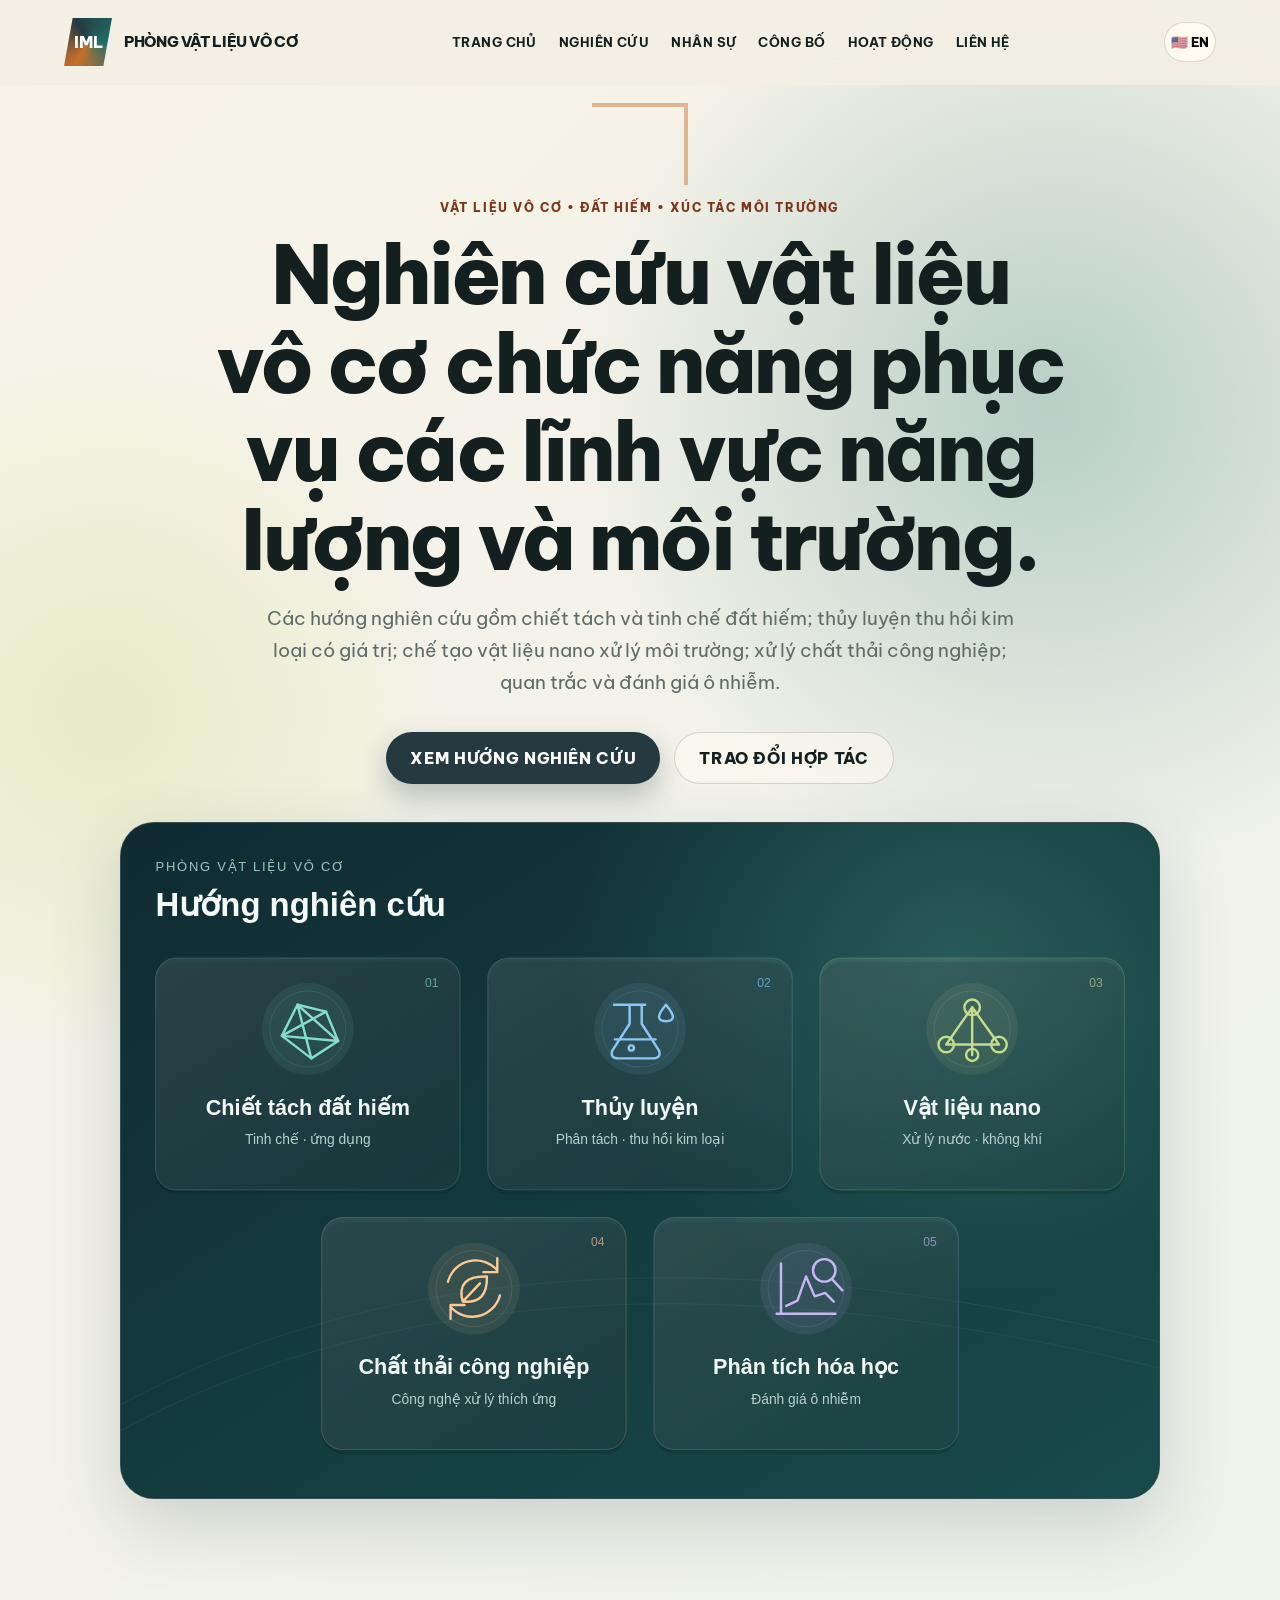
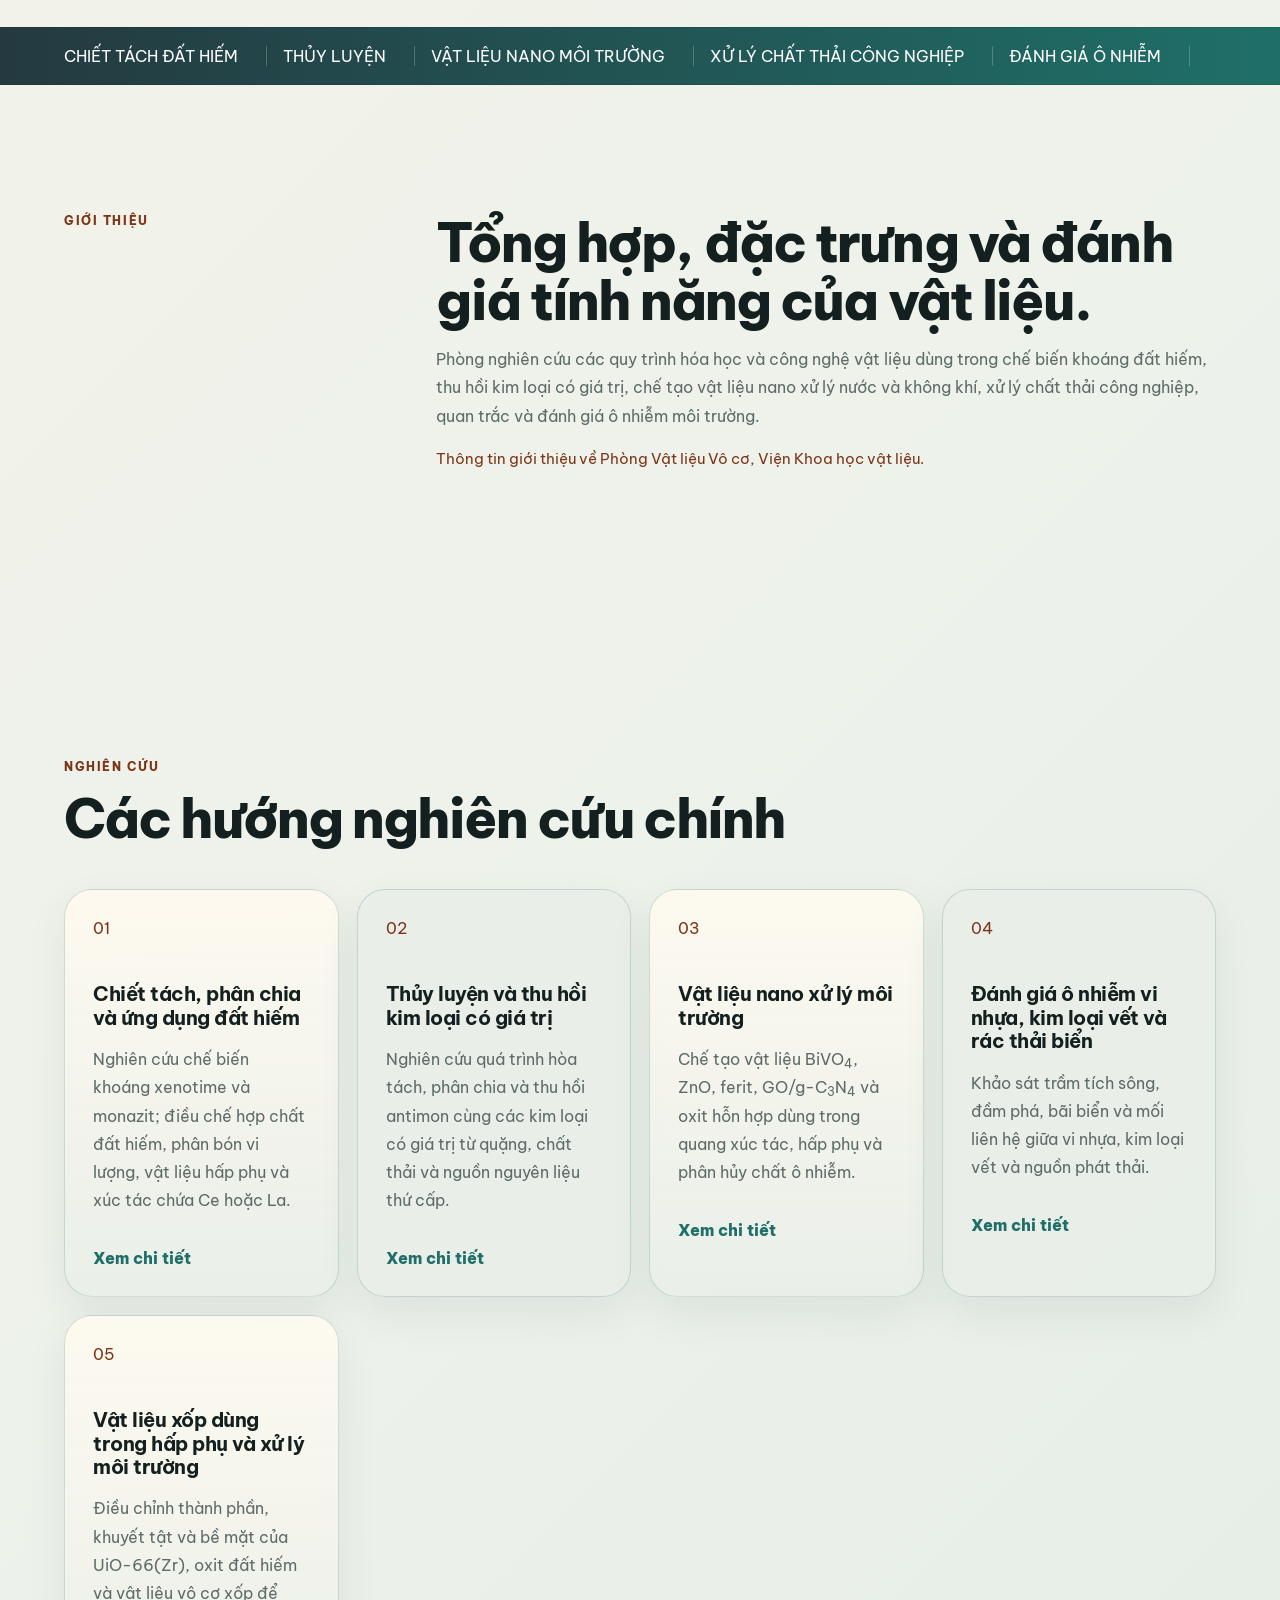
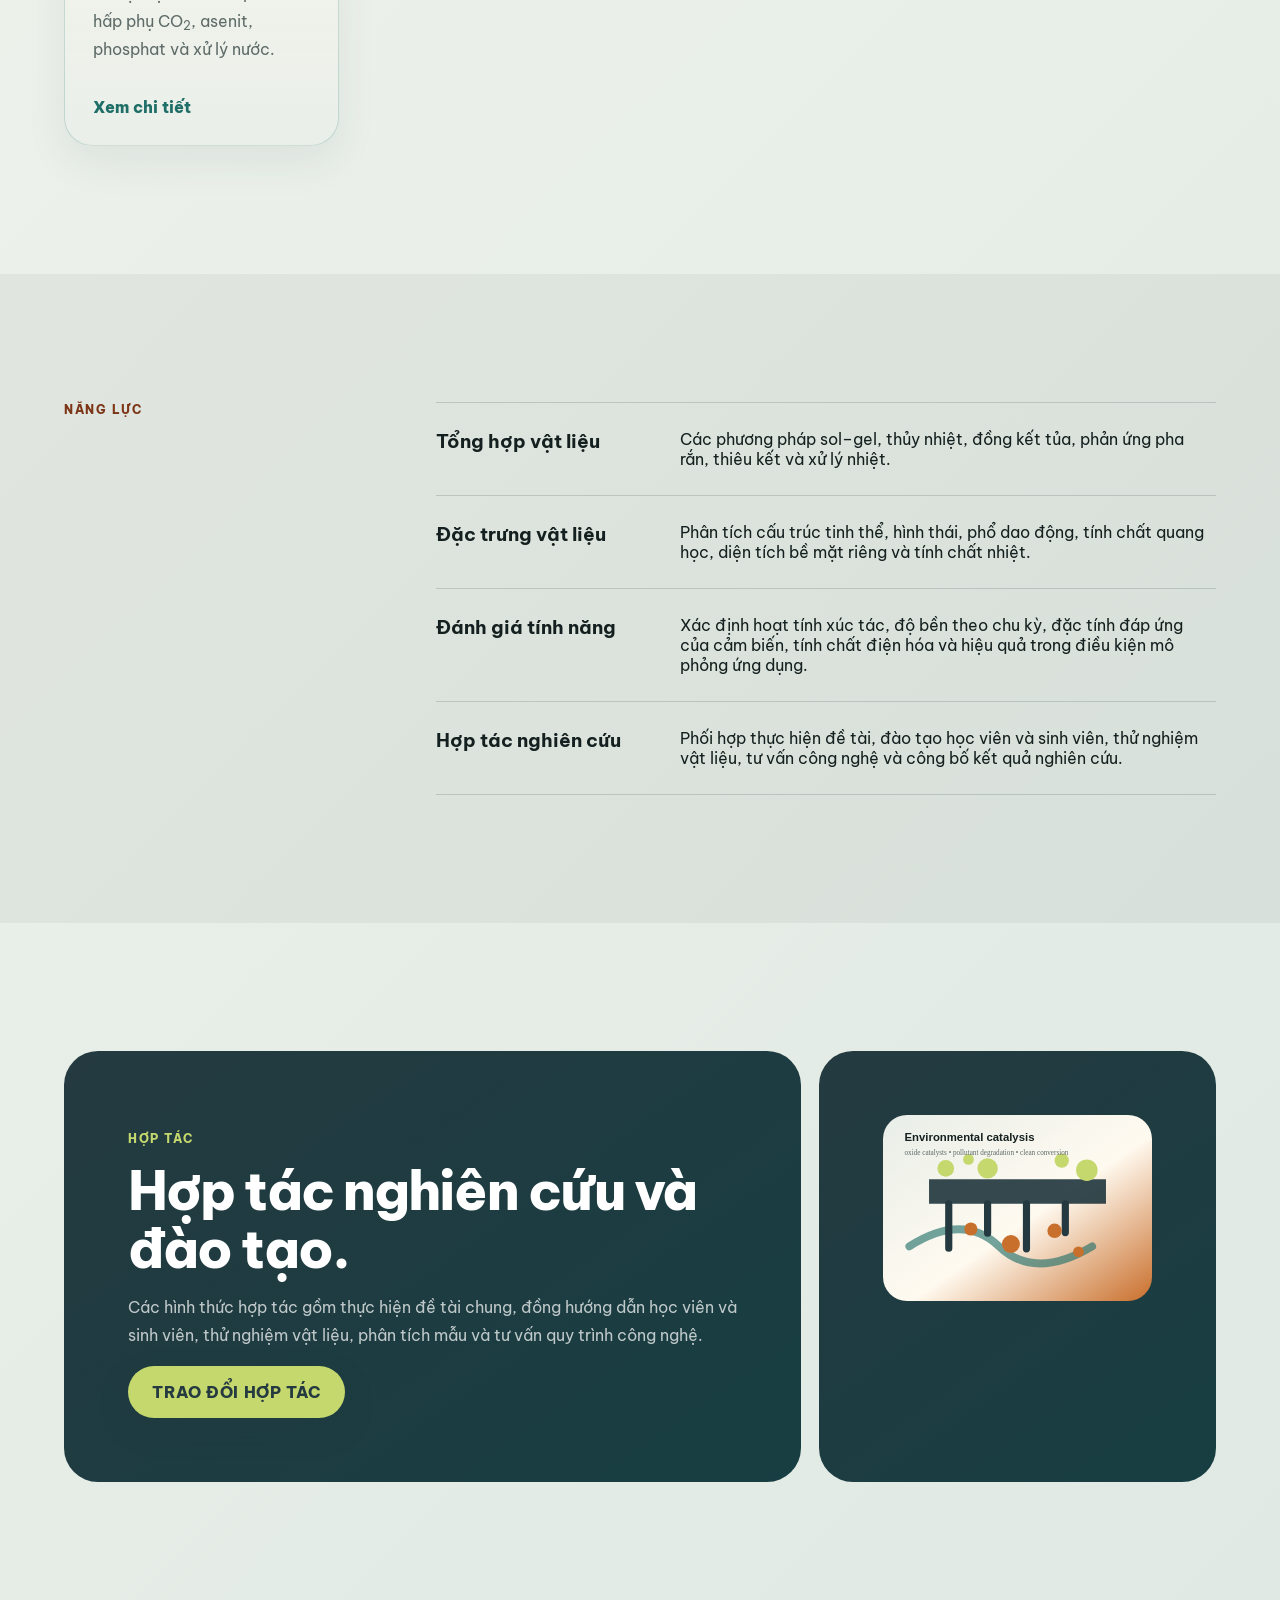
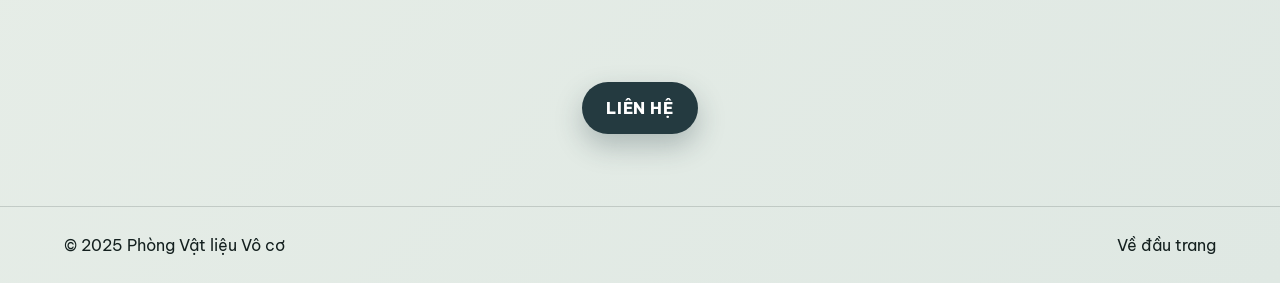
<file: index.html>
<!DOCTYPE html>
<html lang="vi">
<head>
  <meta charset="UTF-8" />
  <meta name="viewport" content="width=device-width, initial-scale=1.0" />
  <title>Home | Inorganic Materials Lab</title>
  <meta name="description" content="Bilingual website for an inorganic materials laboratory." />
  <link rel="preconnect" href="https://fonts.googleapis.com" />
  <link rel="preconnect" href="https://fonts.gstatic.com" crossorigin />
  <link href="https://fonts.googleapis.com/css2?family=Be+Vietnam+Pro:wght@400;500;600;700;800&display=swap" rel="stylesheet" />
  <link rel="stylesheet" href="styles.css" />
</head>
<body data-page="home">
  <header class="site-header" data-header>
    <a class="brand" href="index.html" aria-label="Inorganic Materials Lab home">
      <span class="brand-mark" data-i18n="common.labShort">IML</span>
      <span class="brand-text" data-i18n="common.labName">Inorganic Materials Lab</span>
    </a>
    <button class="nav-toggle" type="button" aria-label="Open navigation" data-nav-toggle><span></span><span></span><span></span></button>
    <nav class="main-nav" data-nav>
      <a data-i18n="nav.home" href="index.html">Home</a>
      <a data-i18n="nav.research" href="pages/research.html">Research</a>
      <a data-i18n="nav.people" href="pages/people.html">People</a>
      <a data-i18n="nav.publications" href="pages/publications.html">Publications</a>
      <a data-i18n="nav.activities" href="pages/activities.html">Activities</a>
      <a data-i18n="nav.contact" href="pages/contact.html">Contact</a>
    </nav>
    <button class="lang-switch" type="button" data-lang-toggle>🇺🇸 EN</button>
  </header>
  <main id="top">
    <section class="hero section-grid">
      <div class="hero-copy reveal">
        <p class="eyebrow" data-i18n="home.eyebrow"></p>
        <h1 data-i18n="home.title"></h1>
        <p class="lead" data-i18n="home.lead"></p>
        <div class="hero-actions">
          <a class="btn primary" data-i18n="common.ctaResearch" href="pages/research.html"></a>
          <a class="btn ghost" data-i18n="common.ctaContact" href="pages/contact.html"></a>
        </div>
      </div>
      <div class="hero-panel reveal delay-1">
        <picture class="research-art">
          <source data-hero-mobile media="(max-width: 600px)" srcset="assets/research-fields-mobile.svg?v=3" />
          <img class="hero-art" src="assets/research-fields.svg?v=3" width="1200" height="780" alt="Năm hướng nghiên cứu của Phòng Vật liệu Vô cơ" />
        </picture>
      </div>
    </section>
    <section class="strip"><span data-i18n="home.stripRareEarth">Rare-earth extraction</span><span data-i18n="home.stripHydrometallurgy">Hydrometallurgy</span><span data-i18n="home.stripNanomaterials">Environmental nanomaterials</span><span data-i18n="home.stripWaste">Industrial waste treatment</span><span data-i18n="home.stripPollution">Pollution assessment</span></section>
    <section class="intro section-grid">
      <div class="section-label reveal" data-i18n="home.aboutLabel">About</div>
      <div class="intro-text reveal delay-1"><h2 data-i18n="home.aboutTitle"></h2><p data-i18n="home.aboutText"></p><p class="source-note" data-i18n="common.sourceNote"></p></div>
    </section>
    <section class="research"><div class="section-heading reveal"><p class="eyebrow" data-i18n="home.researchLabel">Research</p><h2 data-i18n="home.programsTitle"></h2></div><div class="card-grid" data-render="researchItems"></div></section>
    <section class="capabilities section-grid"><div class="section-label reveal" data-i18n="home.capabilitiesLabel">Capabilities</div><div class="capability-list reveal delay-1" data-render="capabilities"></div></section>
    <section class="contact"><div class="contact-card reveal"><p class="eyebrow" data-i18n="home.collaborationLabel">Collaboration</p><h2 data-i18n="home.collaborationTitle"></h2><p data-i18n="home.collaborationText"></p><a class="btn primary" data-i18n="common.ctaContact" href="pages/contact.html"></a></div><div class="contact-details reveal delay-1"><img src="assets/environment-catalysis.svg" alt="Environmental catalysis illustration" /></div></section>
    <section class="final-cta reveal"><a class="btn primary" data-i18n="common.contactUs" href="pages/contact.html">Contact us</a></section>
  </main>
  <footer class="site-footer">
    <span>© 2025 <span data-i18n="common.labName">Inorganic Materials Lab</span></span>
    <a href="#top" data-i18n="common.backToTop">Back to top</a>
  </footer>
  <script src="content.js"></script>
  <script src="script.js"></script>
</body>
</html>
</file>
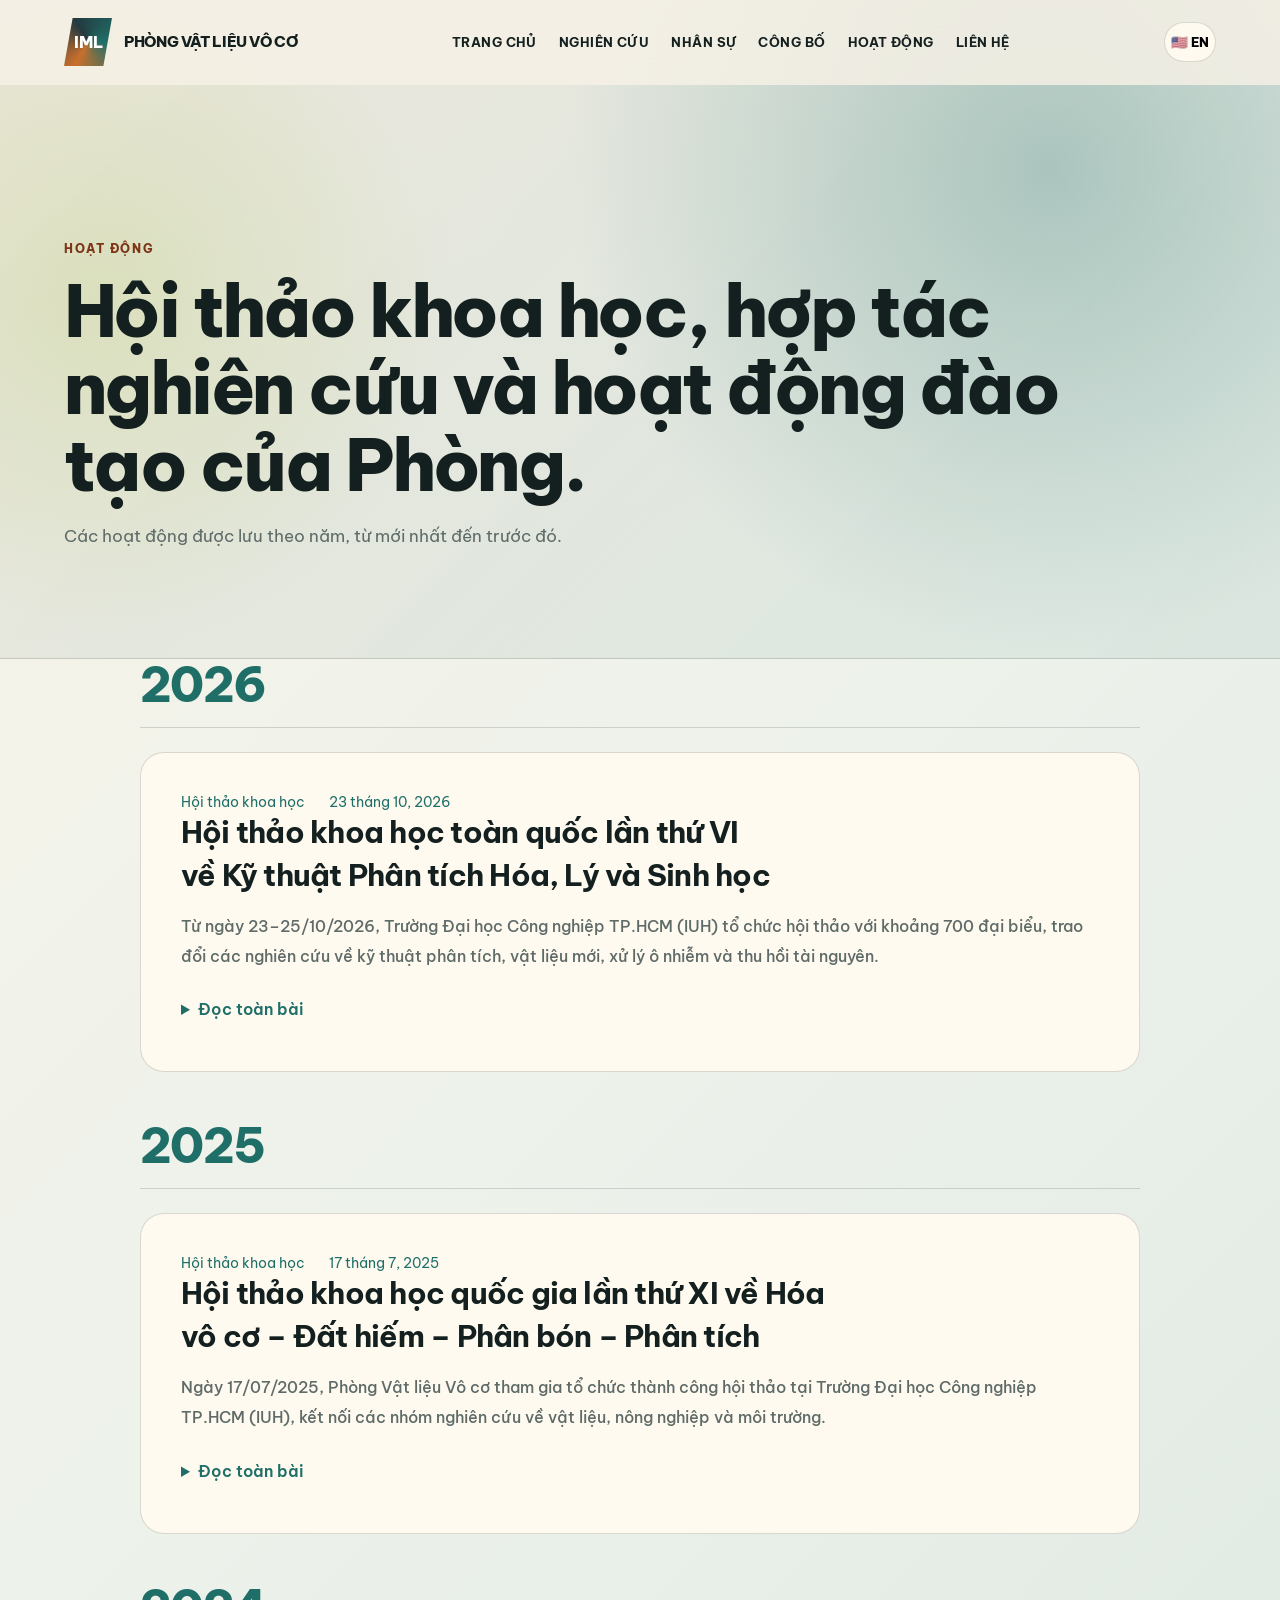
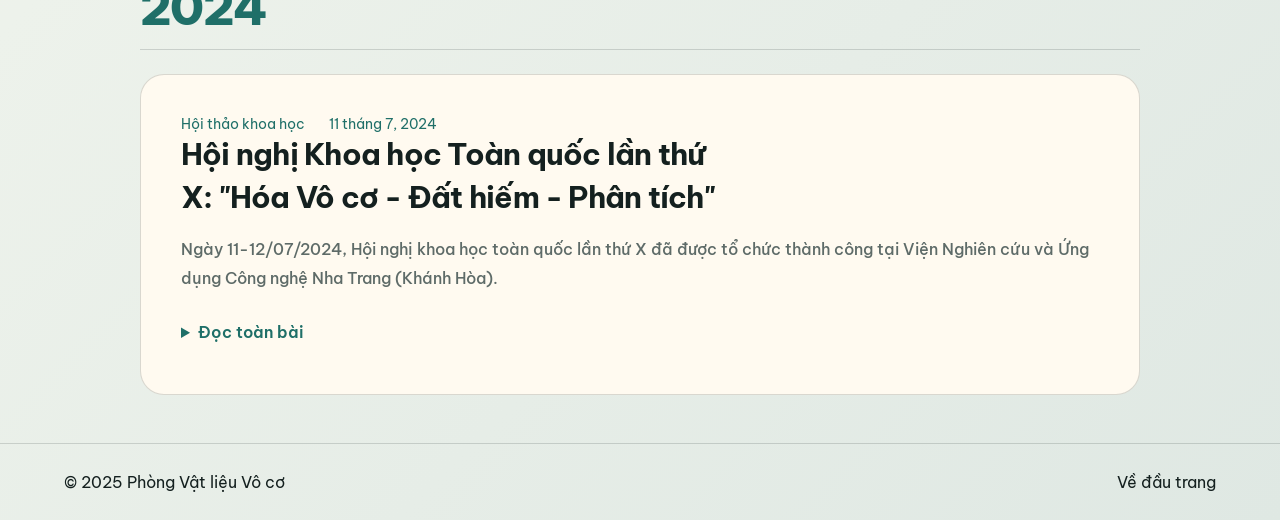
<file: pages/activities.html>
<!DOCTYPE html>
<html lang="vi">
<head>
  <meta charset="UTF-8" />
  <meta name="viewport" content="width=device-width, initial-scale=1.0" />
  <title>Activities | Inorganic Materials Lab</title>
  <meta name="description" content="Bilingual website for an inorganic materials laboratory." />
  <link rel="preconnect" href="https://fonts.googleapis.com" />
  <link rel="preconnect" href="https://fonts.gstatic.com" crossorigin />
  <link href="https://fonts.googleapis.com/css2?family=Be+Vietnam+Pro:wght@400;500;600;700;800&display=swap" rel="stylesheet" />
  <link rel="stylesheet" href="../styles.css" />
</head>
<body data-page="activities">
  <header class="site-header" data-header>
    <a class="brand" href="../index.html" aria-label="Inorganic Materials Lab home">
      <span class="brand-mark" data-i18n="common.labShort">IML</span>
      <span class="brand-text" data-i18n="common.labName">Inorganic Materials Lab</span>
    </a>
    <button class="nav-toggle" type="button" aria-label="Open navigation" data-nav-toggle><span></span><span></span><span></span></button>
    <nav class="main-nav" data-nav>
      <a data-i18n="nav.home" href="../index.html">Home</a>
      <a data-i18n="nav.research" href="research.html">Research</a>
      <a data-i18n="nav.people" href="people.html">People</a>
      <a data-i18n="nav.publications" href="publications.html">Publications</a>
      <a data-i18n="nav.activities" href="activities.html">Activities</a>
      <a data-i18n="nav.contact" href="contact.html">Contact</a>
    </nav>
    <button class="lang-switch" type="button" data-lang-toggle>🇺🇸 EN</button>
  </header>
  <main id="top">
    <section class="page-hero">
      <p class="eyebrow" data-i18n="activities.title"></p>
      <h1 data-i18n="activities.lead"></h1>
      <p data-i18n="activities.intro"></p>
    </section>
    <section class="page-content" data-render="activitiesList"></section>
  </main>
  <footer class="site-footer">
    <span>© 2025 <span data-i18n="common.labName">Inorganic Materials Lab</span></span>
    <a href="#top" data-i18n="common.backToTop">Back to top</a>
  </footer>
  <script src="../content.js"></script>
  <script src="../script.js"></script>
</body>
</html>
</file>
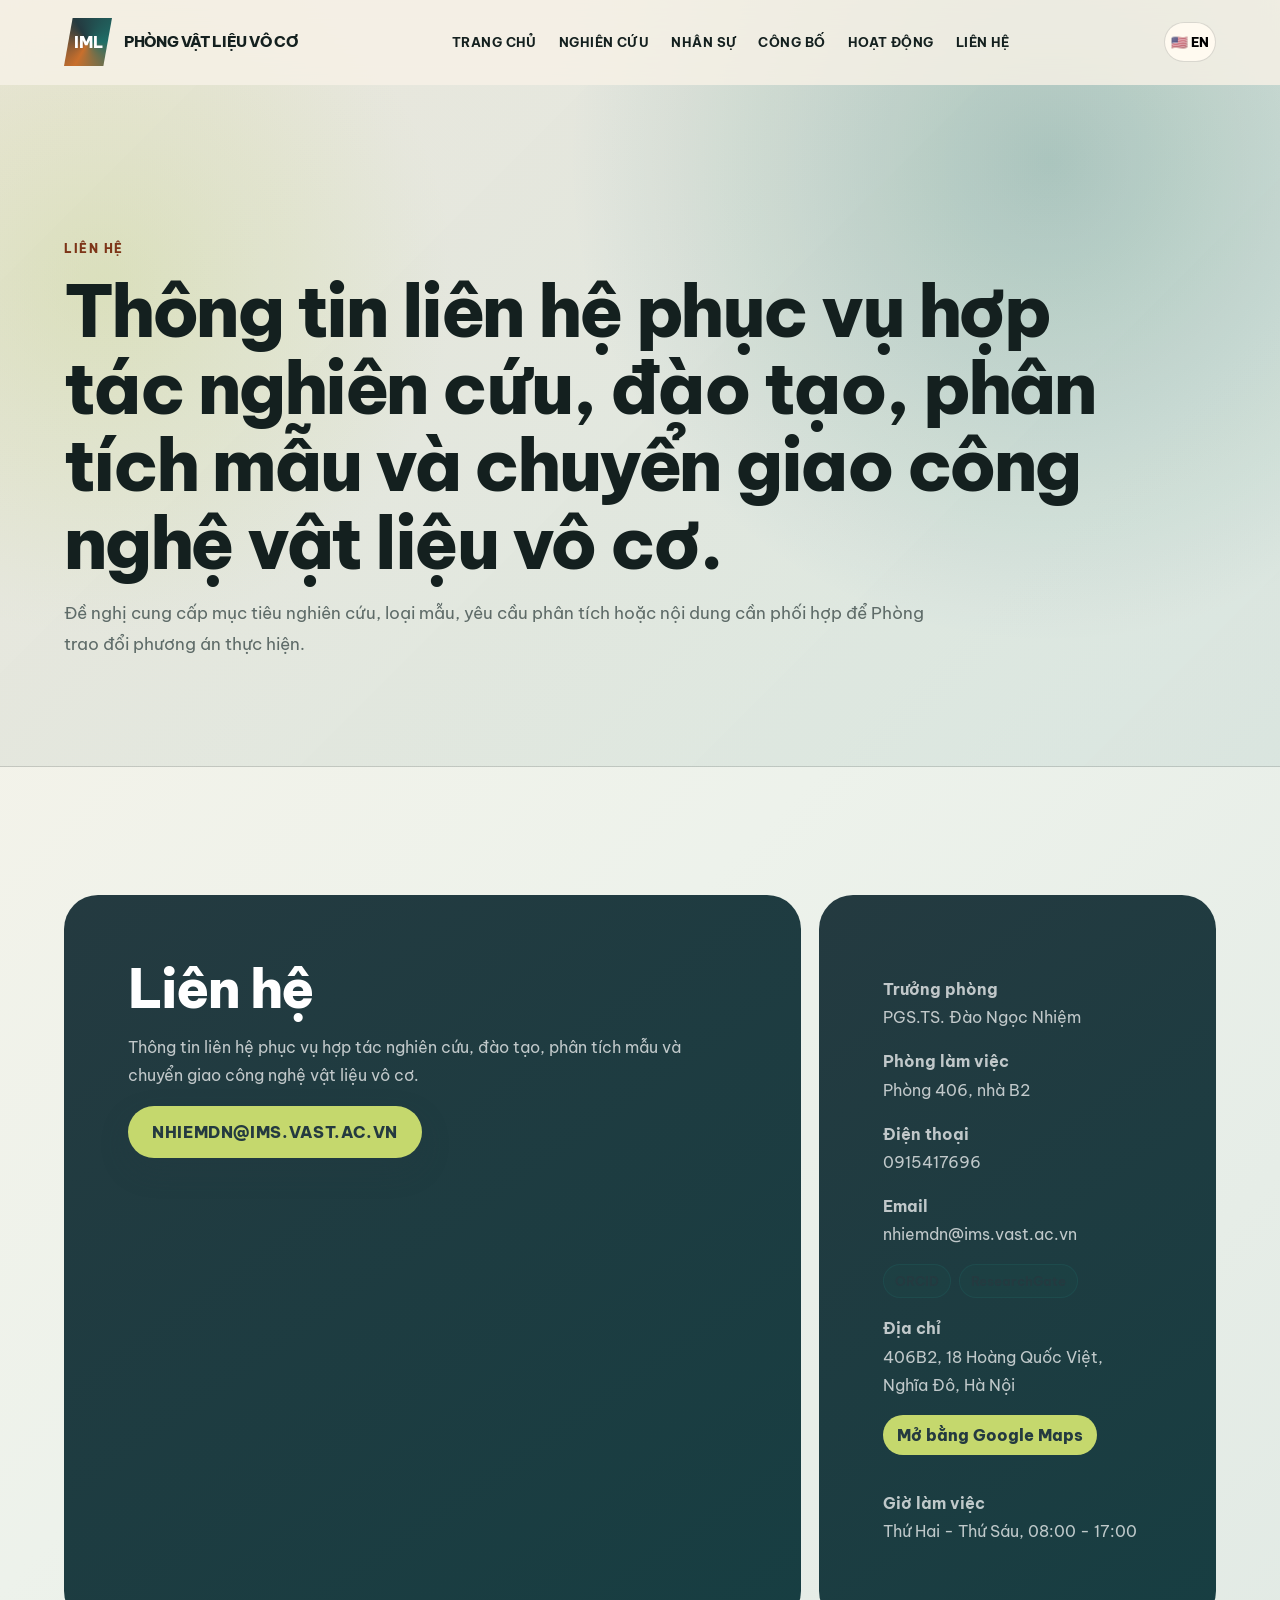
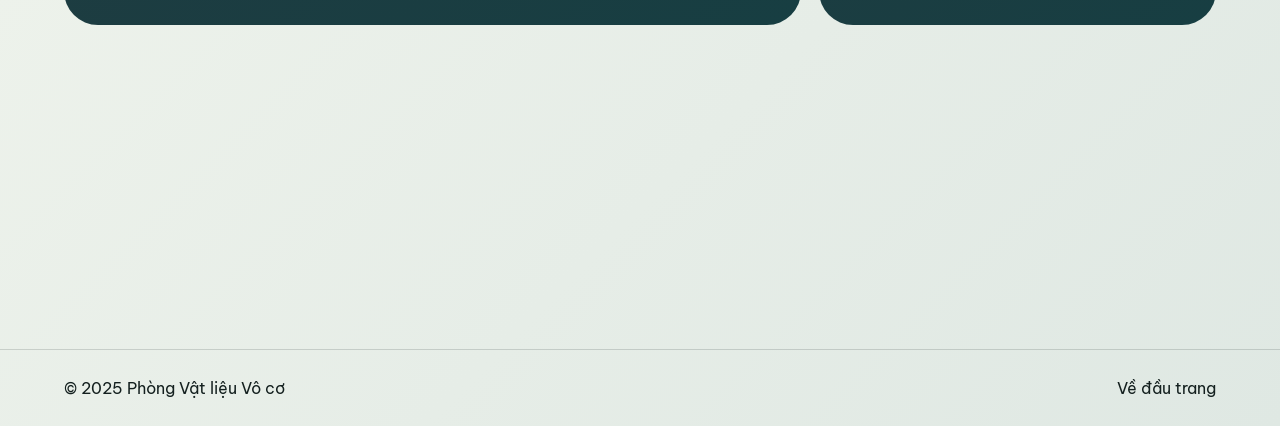
<file: pages/contact.html>
<!DOCTYPE html>
<html lang="vi">
<head>
  <meta charset="UTF-8" />
  <meta name="viewport" content="width=device-width, initial-scale=1.0" />
  <title>Contact | Inorganic Materials Lab</title>
  <meta name="description" content="Bilingual website for an inorganic materials laboratory." />
  <link rel="preconnect" href="https://fonts.googleapis.com" />
  <link rel="preconnect" href="https://fonts.gstatic.com" crossorigin />
  <link href="https://fonts.googleapis.com/css2?family=Be+Vietnam+Pro:wght@400;500;600;700;800&display=swap" rel="stylesheet" />
  <link rel="stylesheet" href="../styles.css" />
</head>
<body data-page="contact">
  <header class="site-header" data-header>
    <a class="brand" href="../index.html" aria-label="Inorganic Materials Lab home">
      <span class="brand-mark" data-i18n="common.labShort">IML</span>
      <span class="brand-text" data-i18n="common.labName">Inorganic Materials Lab</span>
    </a>
    <button class="nav-toggle" type="button" aria-label="Open navigation" data-nav-toggle><span></span><span></span><span></span></button>
    <nav class="main-nav" data-nav>
      <a data-i18n="nav.home" href="../index.html">Home</a>
      <a data-i18n="nav.research" href="research.html">Research</a>
      <a data-i18n="nav.people" href="people.html">People</a>
      <a data-i18n="nav.publications" href="publications.html">Publications</a>
      <a data-i18n="nav.activities" href="activities.html">Activities</a>
      <a data-i18n="nav.contact" href="contact.html">Contact</a>
    </nav>
    <button class="lang-switch" type="button" data-lang-toggle>🇺🇸 EN</button>
  </header>
  <main id="top">
    <section class="page-hero">
      <p class="eyebrow" data-i18n="contact.title"></p>
      <h1 data-i18n="contact.lead"></h1>
      <p data-i18n="contact.intro"></p>
    </section>
    <section class="page-content" data-render="contact"></section>
    <section class="final-cta reveal"><a class="btn primary" data-i18n="common.contactUs" href="mailto:nhiemdn@ims.vast.ac.vn">Contact us</a></section>
  </main>
  <footer class="site-footer">
    <span>© 2025 <span data-i18n="common.labName">Inorganic Materials Lab</span></span>
    <a href="#top" data-i18n="common.backToTop">Back to top</a>
  </footer>
  <script src="../content.js"></script>
  <script src="../script.js"></script>
</body>
</html>
</file>
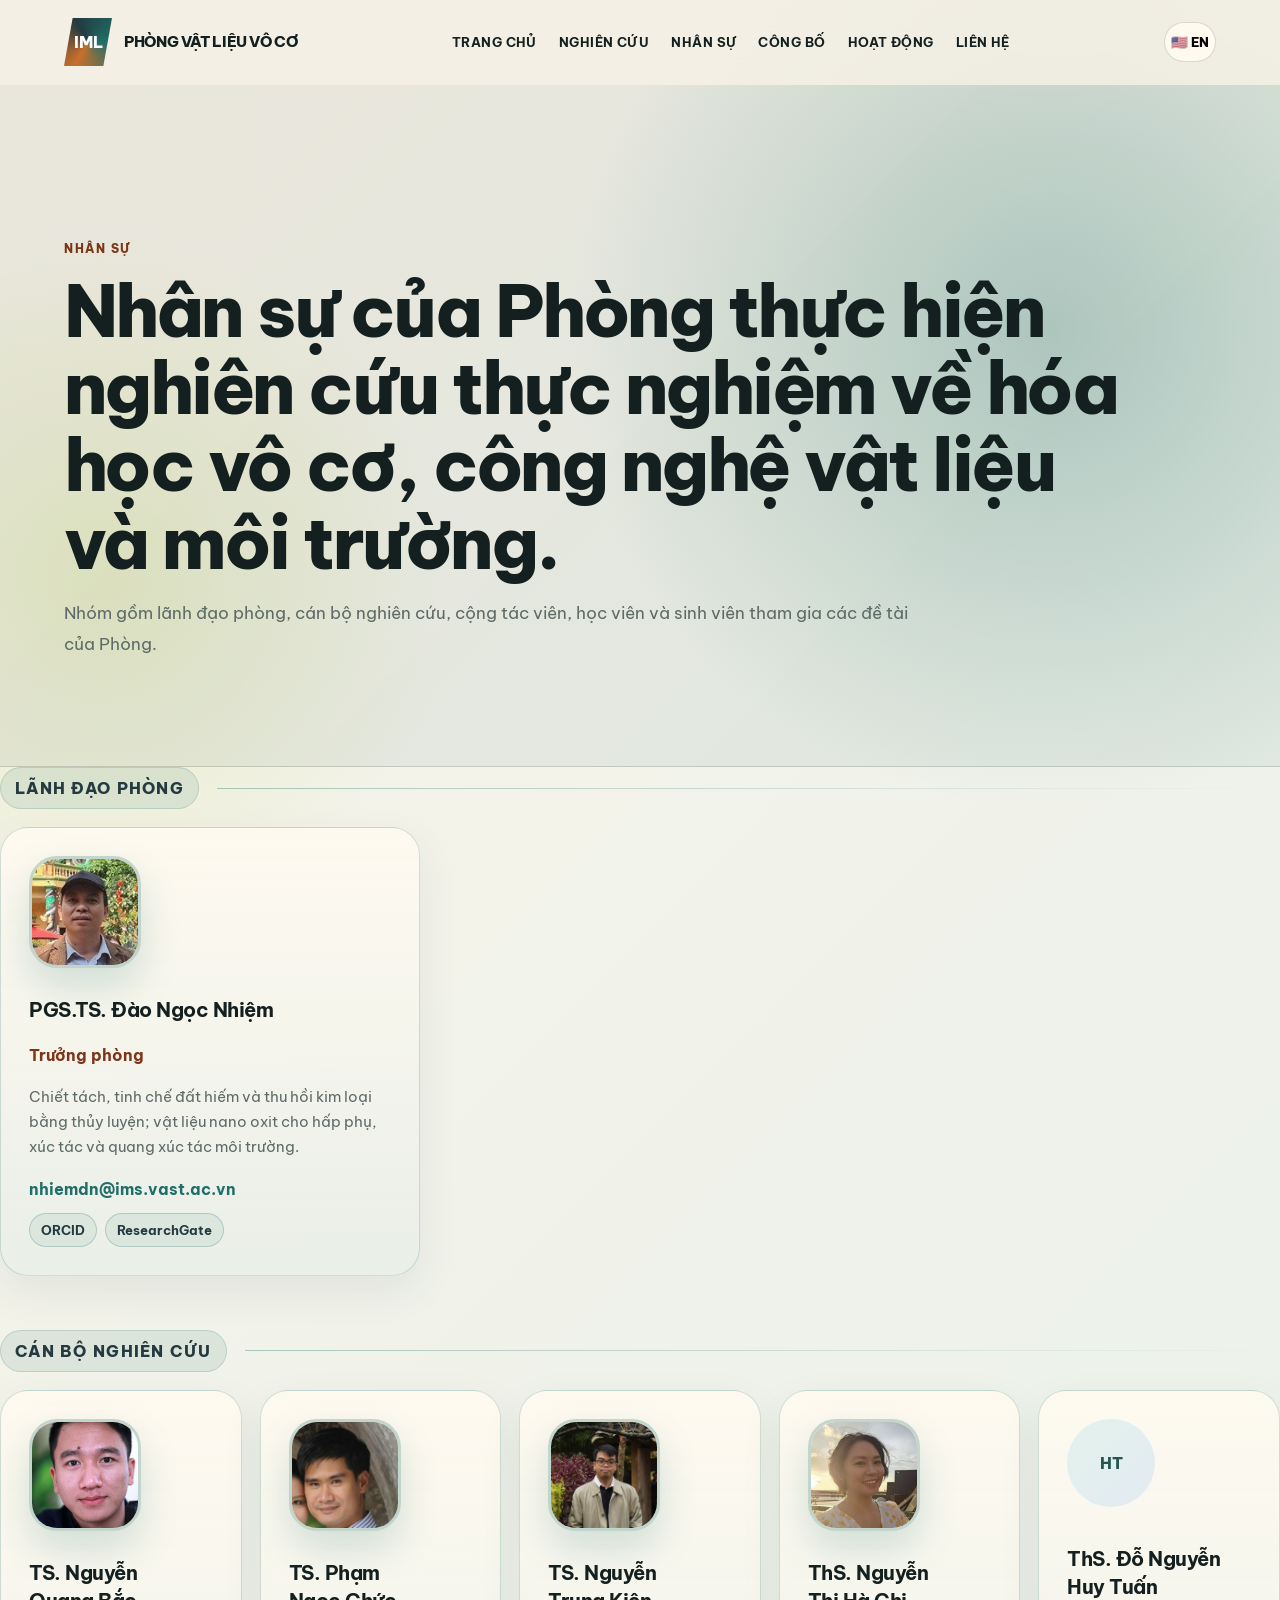
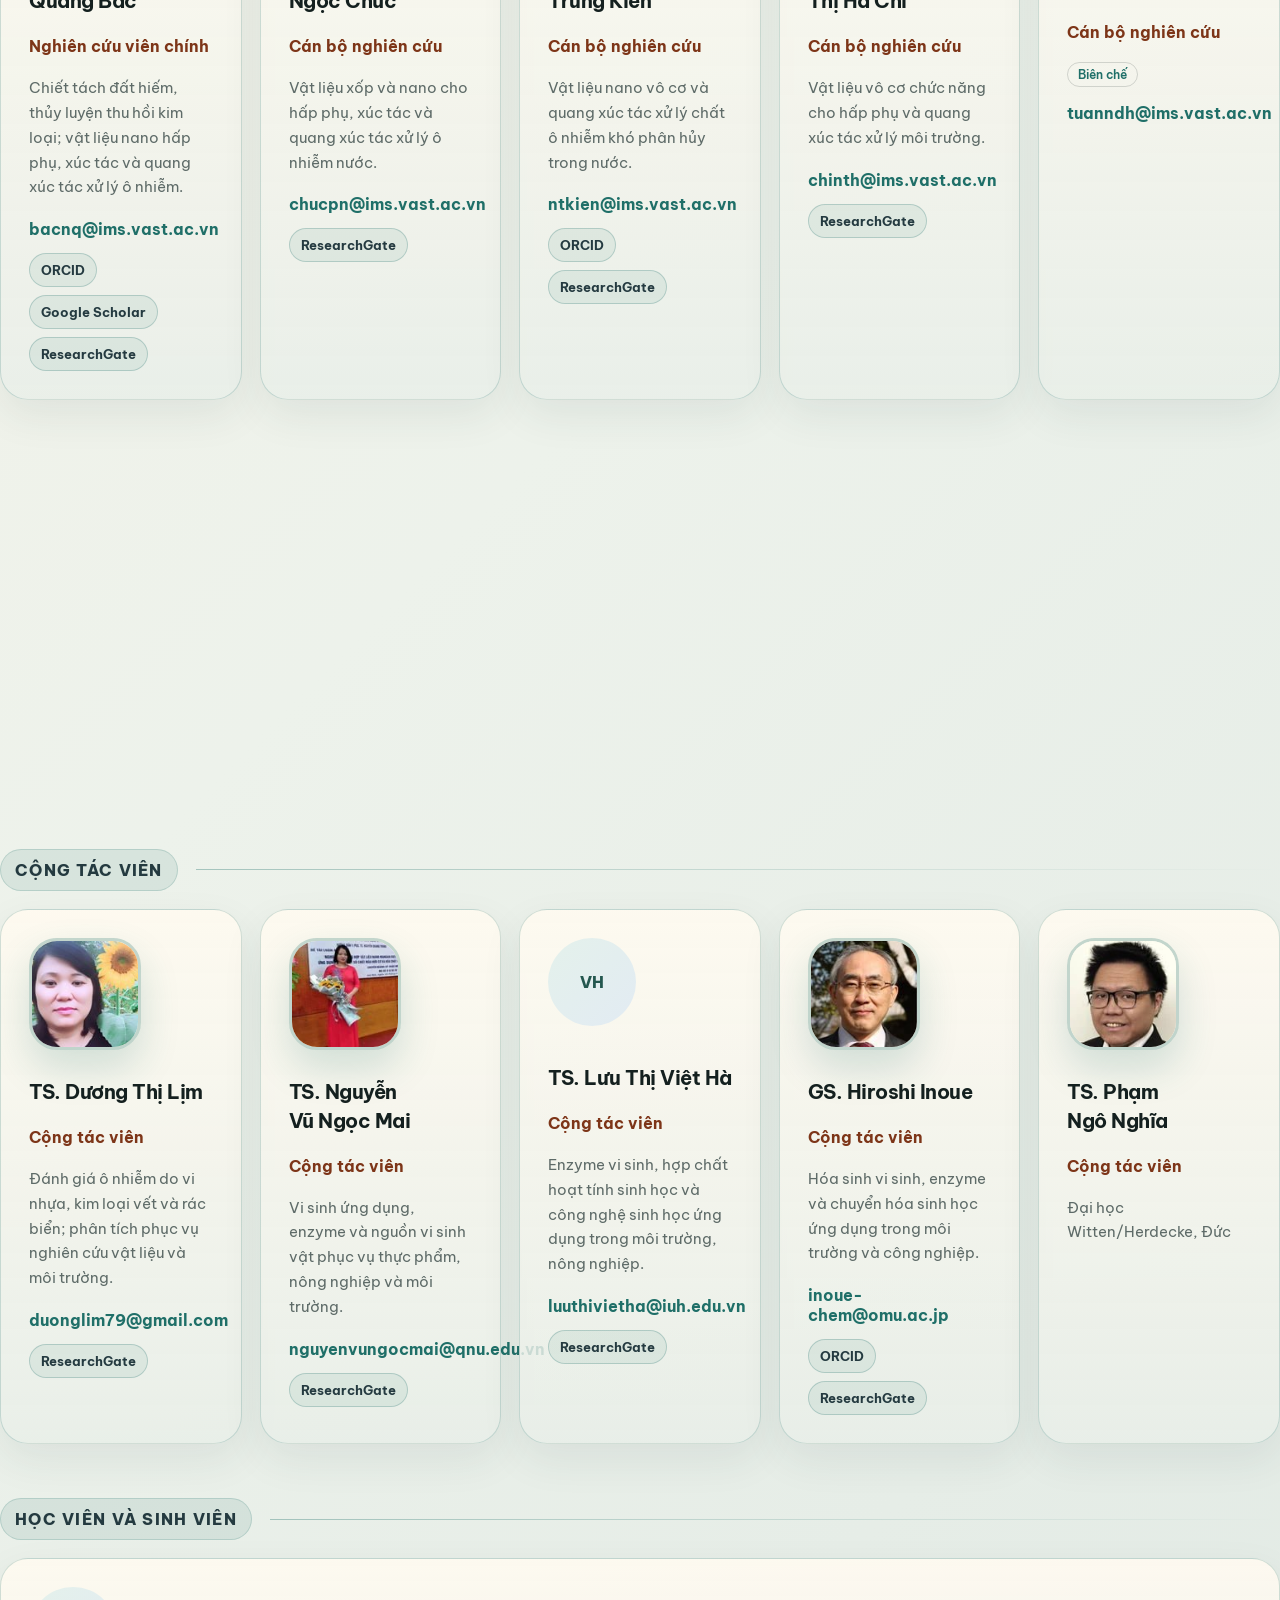
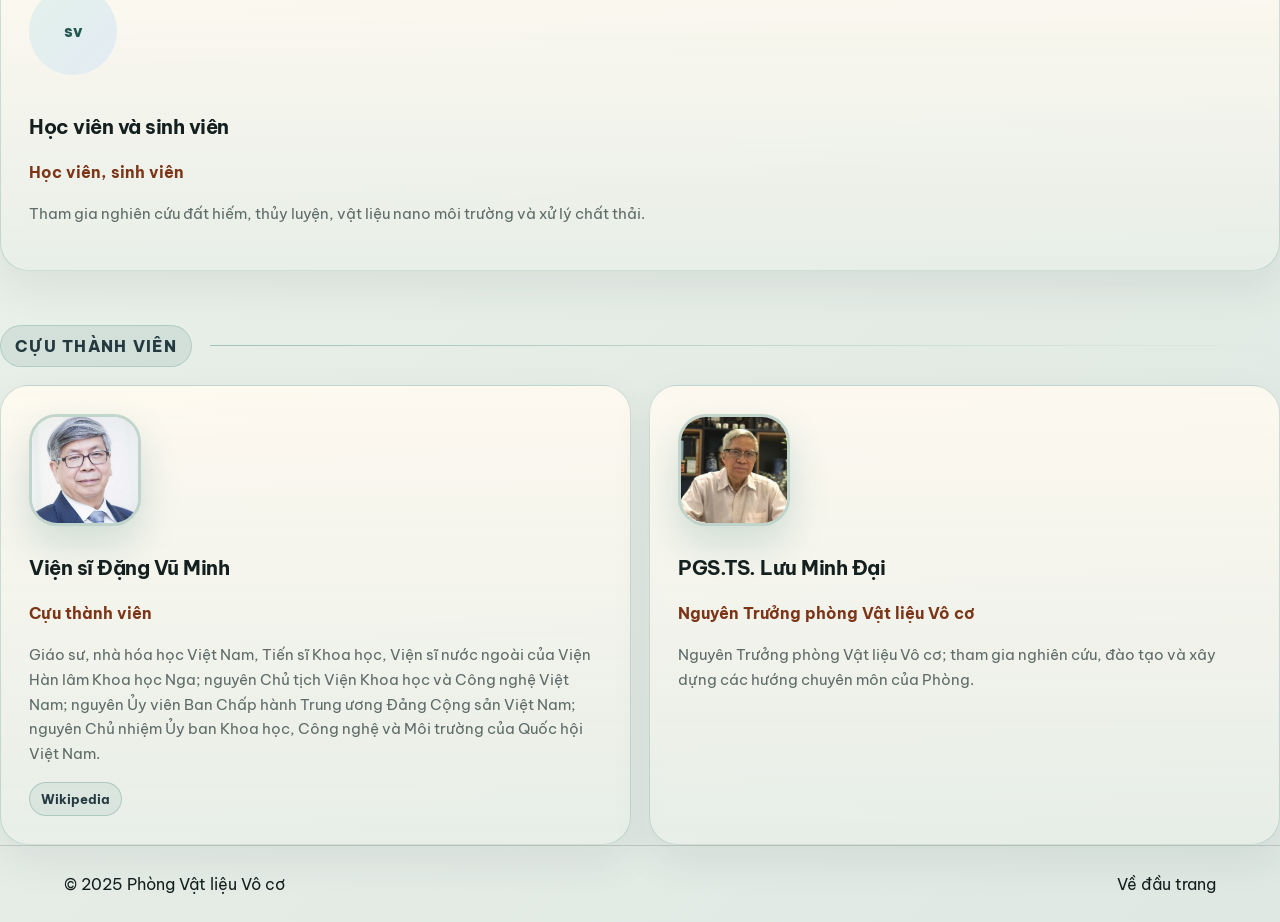
<file: pages/people.html>
<!DOCTYPE html>
<html lang="vi">
<head>
  <meta charset="UTF-8" />
  <meta name="viewport" content="width=device-width, initial-scale=1.0" />
  <title>People | Inorganic Materials Lab</title>
  <meta name="description" content="Bilingual website for an inorganic materials laboratory." />
  <link rel="preconnect" href="https://fonts.googleapis.com" />
  <link rel="preconnect" href="https://fonts.gstatic.com" crossorigin />
  <link href="https://fonts.googleapis.com/css2?family=Be+Vietnam+Pro:wght@400;500;600;700;800&display=swap" rel="stylesheet" />
  <link rel="stylesheet" href="../styles.css" />
</head>
<body data-page="people">
  <header class="site-header" data-header>
    <a class="brand" href="../index.html" aria-label="Inorganic Materials Lab home">
      <span class="brand-mark" data-i18n="common.labShort">IML</span>
      <span class="brand-text" data-i18n="common.labName">Inorganic Materials Lab</span>
    </a>
    <button class="nav-toggle" type="button" aria-label="Open navigation" data-nav-toggle><span></span><span></span><span></span></button>
    <nav class="main-nav" data-nav>
      <a data-i18n="nav.home" href="../index.html">Home</a>
      <a data-i18n="nav.research" href="research.html">Research</a>
      <a data-i18n="nav.people" href="people.html">People</a>
      <a data-i18n="nav.publications" href="publications.html">Publications</a>
      <a data-i18n="nav.activities" href="activities.html">Activities</a>
      <a data-i18n="nav.contact" href="contact.html">Contact</a>
    </nav>
    <button class="lang-switch" type="button" data-lang-toggle>🇺🇸 EN</button>
  </header>
  <main id="top">
    <section class="page-hero">
      <p class="eyebrow" data-i18n="people.title"></p>
      <h1 data-i18n="people.lead"></h1>
      <p data-i18n="people.intro"></p>
    </section>
    <section class="page-content" data-render="peopleList"></section>
  </main>
  <footer class="site-footer">
    <span>© 2025 <span data-i18n="common.labName">Inorganic Materials Lab</span></span>
    <a href="#top" data-i18n="common.backToTop">Back to top</a>
  </footer>
  <script src="../content.js"></script>
  <script src="../script.js"></script>
</body>
</html>
</file>
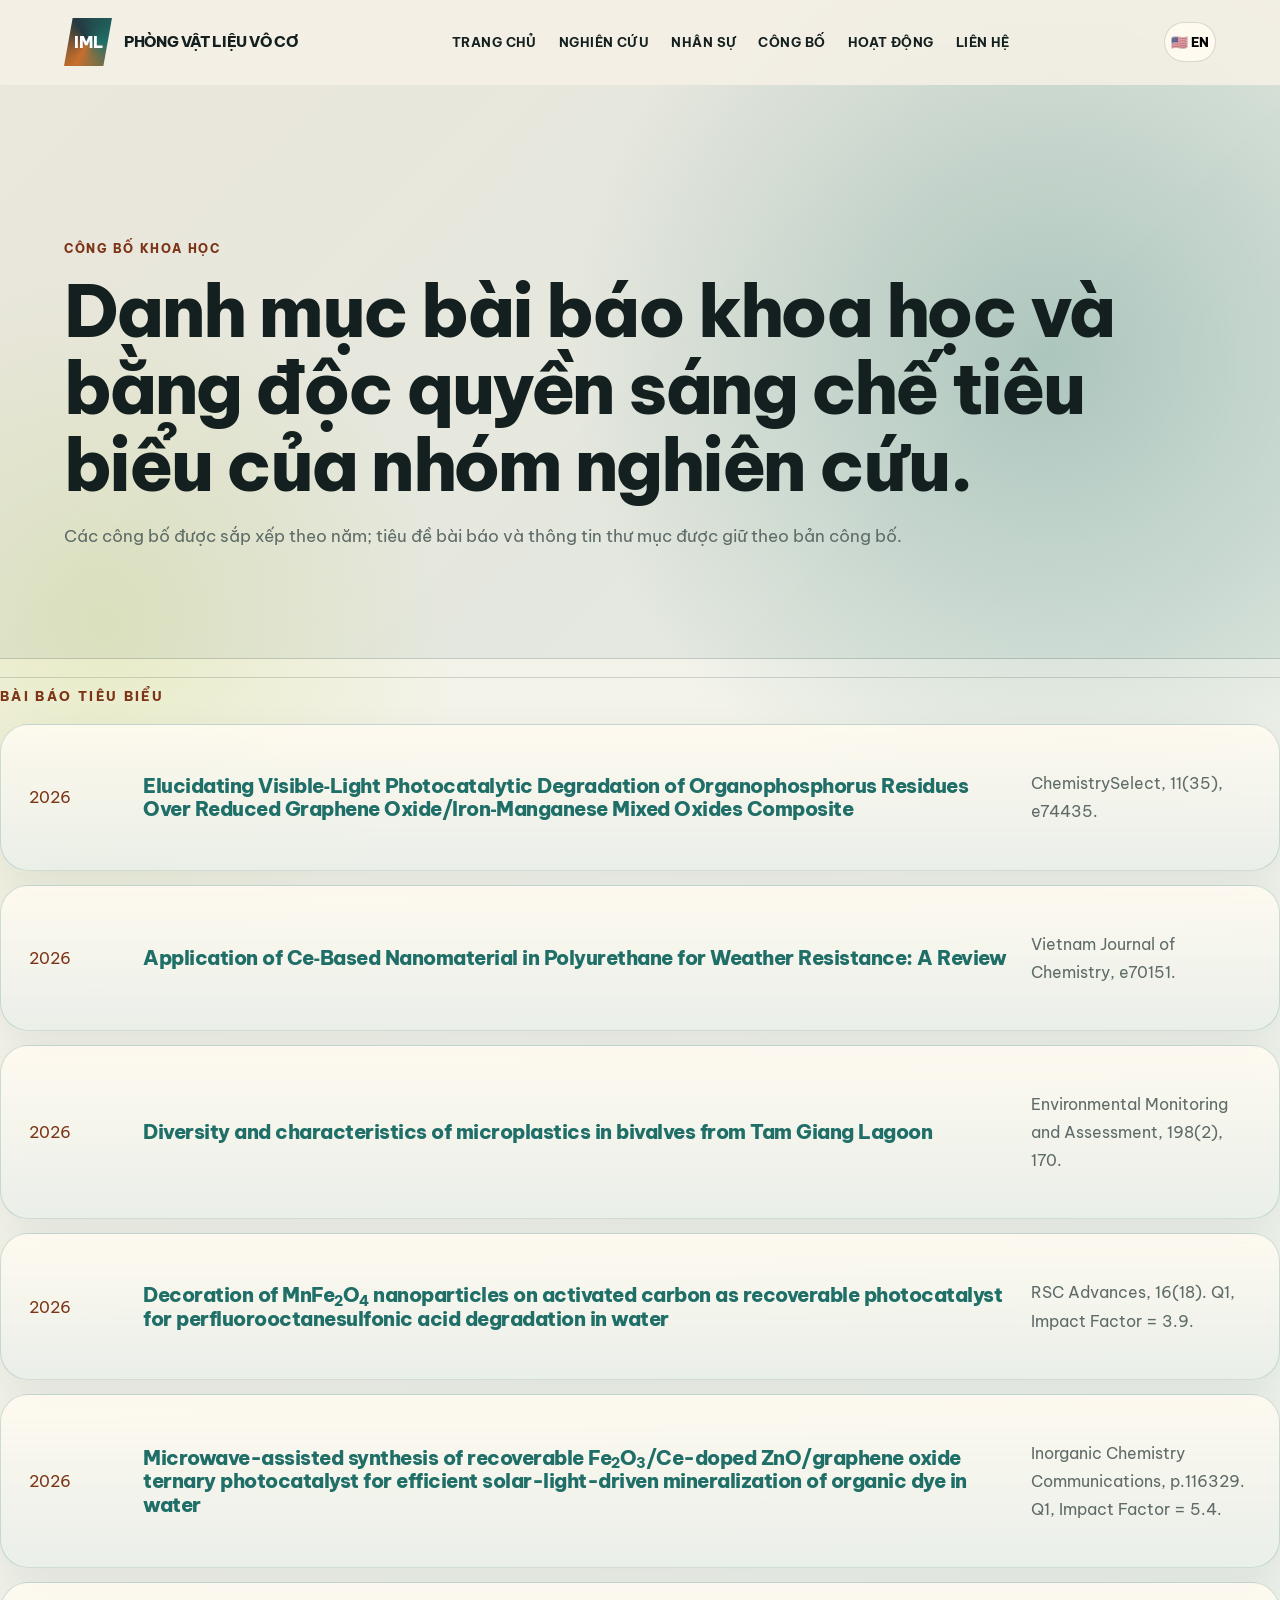
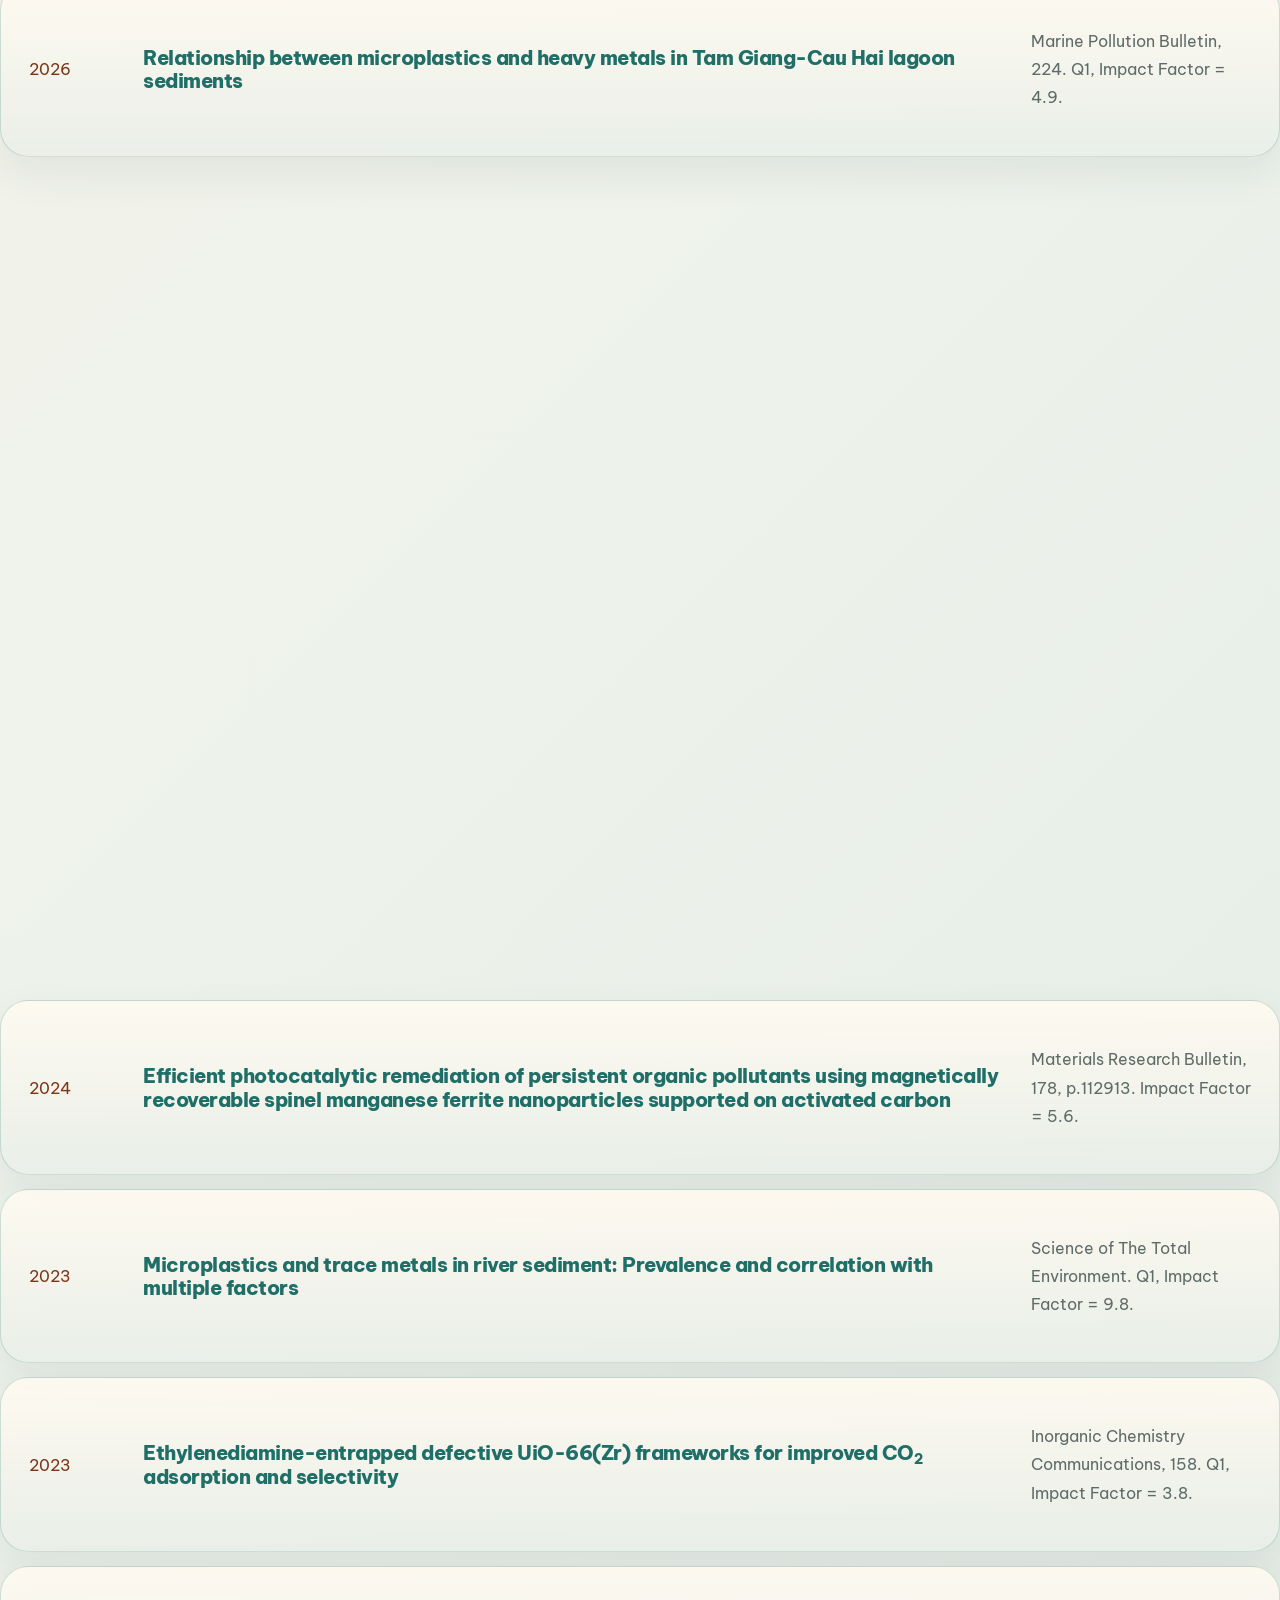
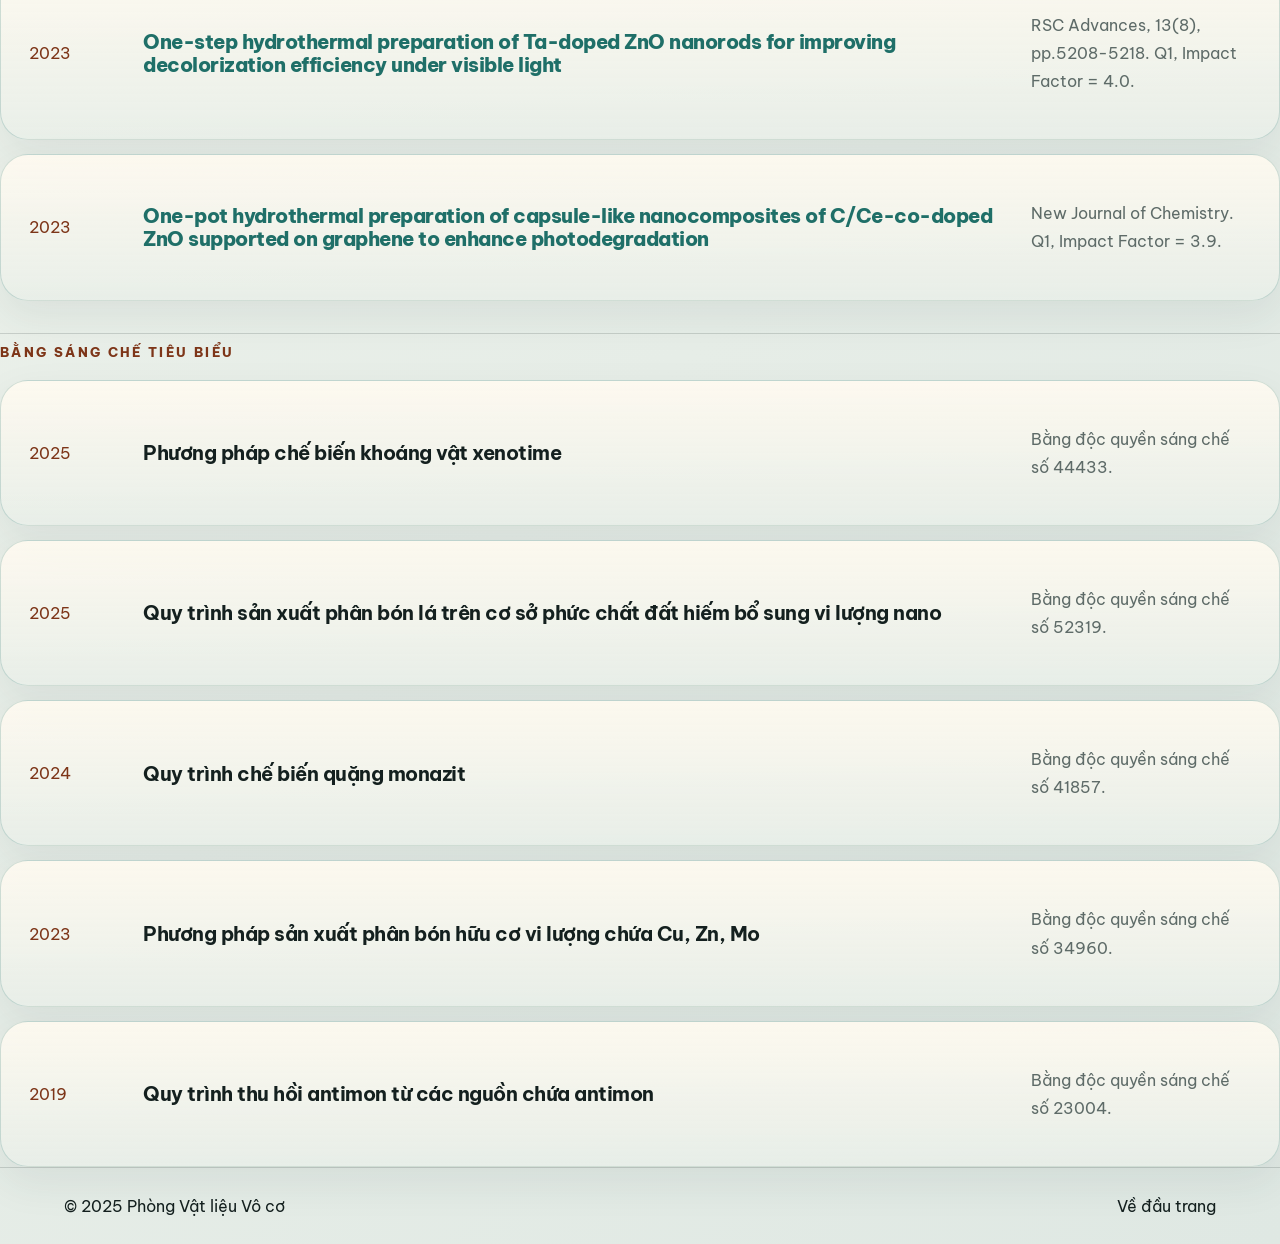
<file: pages/publications.html>
<!DOCTYPE html>
<html lang="vi">
<head>
  <meta charset="UTF-8" />
  <meta name="viewport" content="width=device-width, initial-scale=1.0" />
  <title>Publications | Inorganic Materials Lab</title>
  <meta name="description" content="Bilingual website for an inorganic materials laboratory." />
  <link rel="preconnect" href="https://fonts.googleapis.com" />
  <link rel="preconnect" href="https://fonts.gstatic.com" crossorigin />
  <link href="https://fonts.googleapis.com/css2?family=Be+Vietnam+Pro:wght@400;500;600;700;800&display=swap" rel="stylesheet" />
  <link rel="stylesheet" href="../styles.css" />
</head>
<body data-page="publications">
  <header class="site-header" data-header>
    <a class="brand" href="../index.html" aria-label="Inorganic Materials Lab home">
      <span class="brand-mark" data-i18n="common.labShort">IML</span>
      <span class="brand-text" data-i18n="common.labName">Inorganic Materials Lab</span>
    </a>
    <button class="nav-toggle" type="button" aria-label="Open navigation" data-nav-toggle><span></span><span></span><span></span></button>
    <nav class="main-nav" data-nav>
      <a data-i18n="nav.home" href="../index.html">Home</a>
      <a data-i18n="nav.research" href="research.html">Research</a>
      <a data-i18n="nav.people" href="people.html">People</a>
      <a data-i18n="nav.publications" href="publications.html">Publications</a>
      <a data-i18n="nav.activities" href="activities.html">Activities</a>
      <a data-i18n="nav.contact" href="contact.html">Contact</a>
    </nav>
    <button class="lang-switch" type="button" data-lang-toggle>🇺🇸 EN</button>
  </header>
  <main id="top">
    <section class="page-hero">
      <p class="eyebrow" data-i18n="publications.title"></p>
      <h1 data-i18n="publications.lead"></h1>
      <p data-i18n="publications.intro"></p>
    </section>
    <section class="page-content" data-render="publicationList"></section>
  </main>
  <footer class="site-footer">
    <span>© 2025 <span data-i18n="common.labName">Inorganic Materials Lab</span></span>
    <a href="#top" data-i18n="common.backToTop">Back to top</a>
  </footer>
  <script src="../content.js"></script>
  <script src="../script.js"></script>
</body>
</html>
</file>
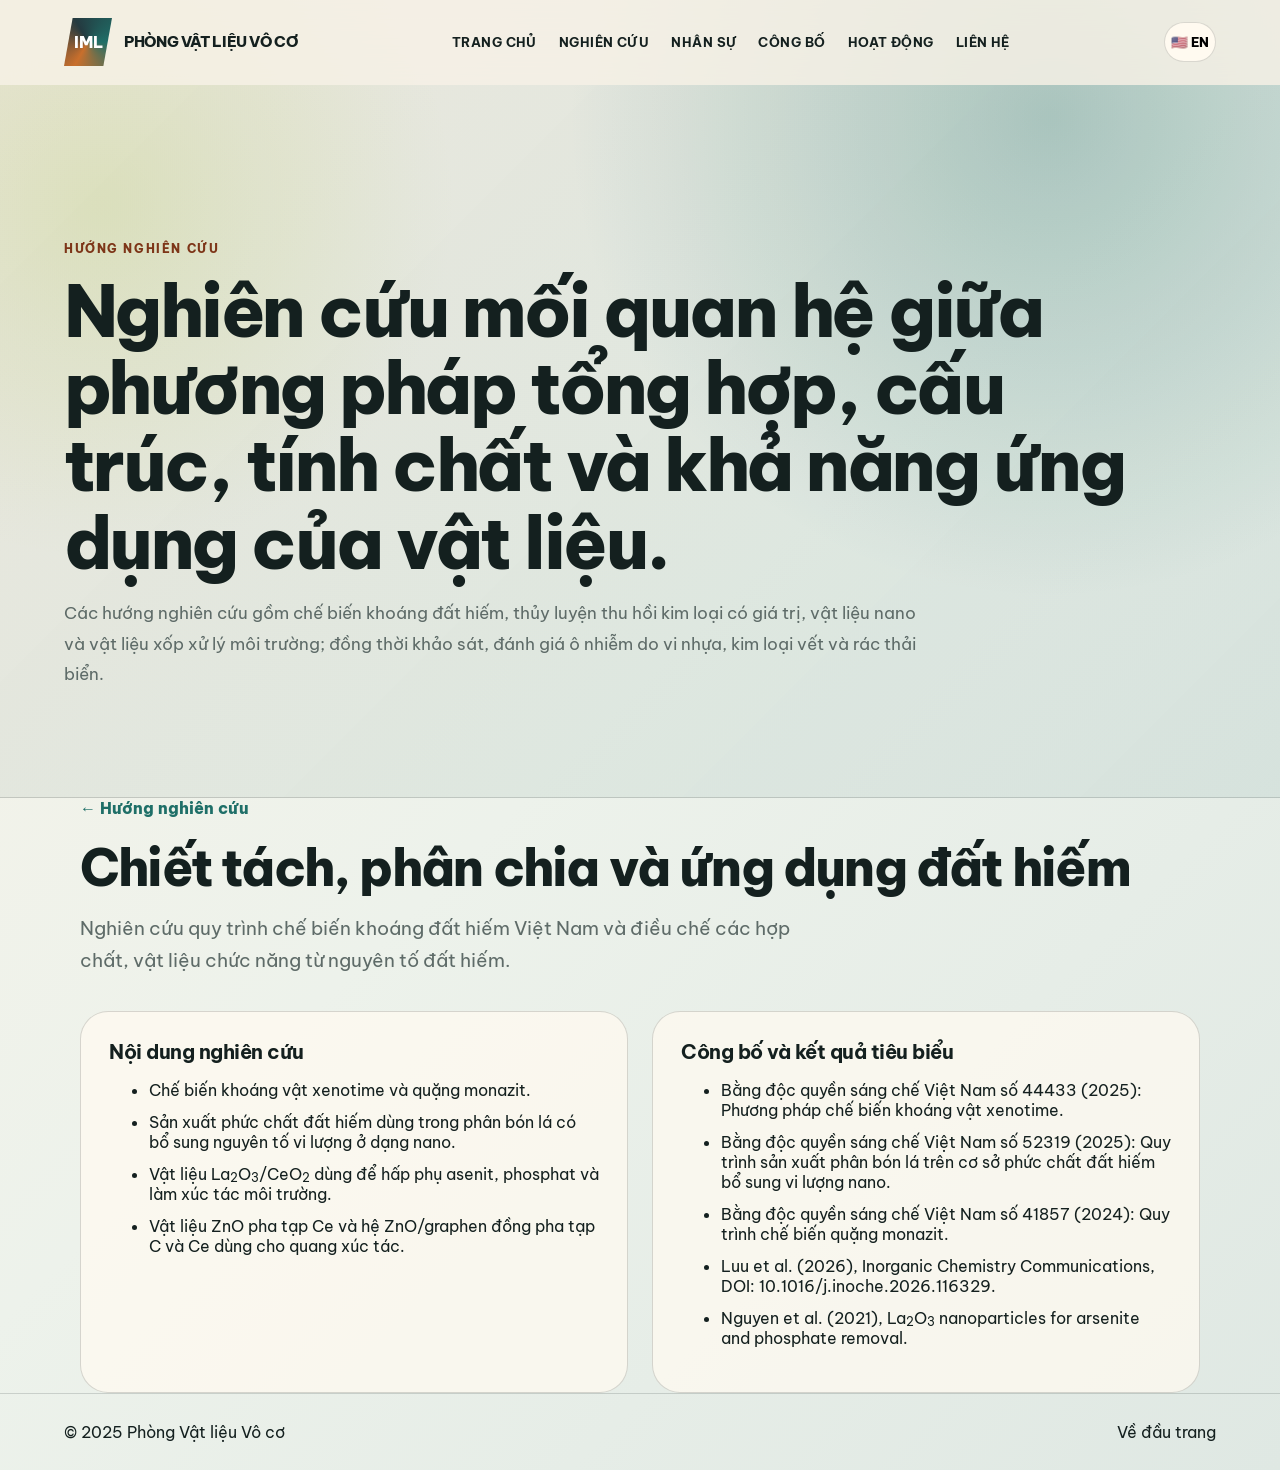
<file: pages/research-detail.html>
<!DOCTYPE html>
<html lang="vi">
<head>
  <meta charset="UTF-8" />
  <meta name="viewport" content="width=device-width, initial-scale=1.0" />
  <title>Research Detail | Inorganic Materials Lab</title>
  <meta name="description" content="Detailed research directions of the inorganic materials laboratory." />
  <link rel="preconnect" href="https://fonts.googleapis.com" />
  <link rel="preconnect" href="https://fonts.gstatic.com" crossorigin />
  <link href="https://fonts.googleapis.com/css2?family=Be+Vietnam+Pro:wght@400;500;600;700;800&display=swap" rel="stylesheet" />
  <link rel="stylesheet" href="../styles.css" />
</head>
<body data-page="research-detail">
  <header class="site-header" data-header>
    <a class="brand" href="../index.html" aria-label="Inorganic Materials Lab home">
      <span class="brand-mark" data-i18n="common.labShort">IML</span>
      <span class="brand-text" data-i18n="common.labName">Inorganic Materials Lab</span>
    </a>
    <button class="nav-toggle" type="button" aria-label="Open navigation" data-nav-toggle><span></span><span></span><span></span></button>
    <nav class="main-nav" data-nav>
      <a data-i18n="nav.home" href="../index.html">Home</a>
      <a data-i18n="nav.research" href="research.html">Research</a>
      <a data-i18n="nav.people" href="people.html">People</a>
      <a data-i18n="nav.publications" href="publications.html">Publications</a>
      <a data-i18n="nav.activities" href="activities.html">Activities</a>
      <a data-i18n="nav.contact" href="contact.html">Contact</a>
    </nav>
    <button class="lang-switch" type="button" data-lang-toggle>🇺🇸 EN</button>
  </header>
  <main id="top">
    <section class="page-hero">
      <p class="eyebrow" data-i18n="research.title"></p>
      <h1 data-i18n="research.lead"></h1>
      <p data-i18n="research.intro"></p>
    </section>
    <section class="page-content" data-render="researchDetail"></section>
  </main>
  <footer class="site-footer">
    <span>© 2025 <span data-i18n="common.labName">Inorganic Materials Lab</span></span>
    <a href="#top" data-i18n="common.backToTop">Back to top</a>
  </footer>
  <script src="../content.js"></script>
  <script src="../script.js"></script>
</body>
</html>
</file>
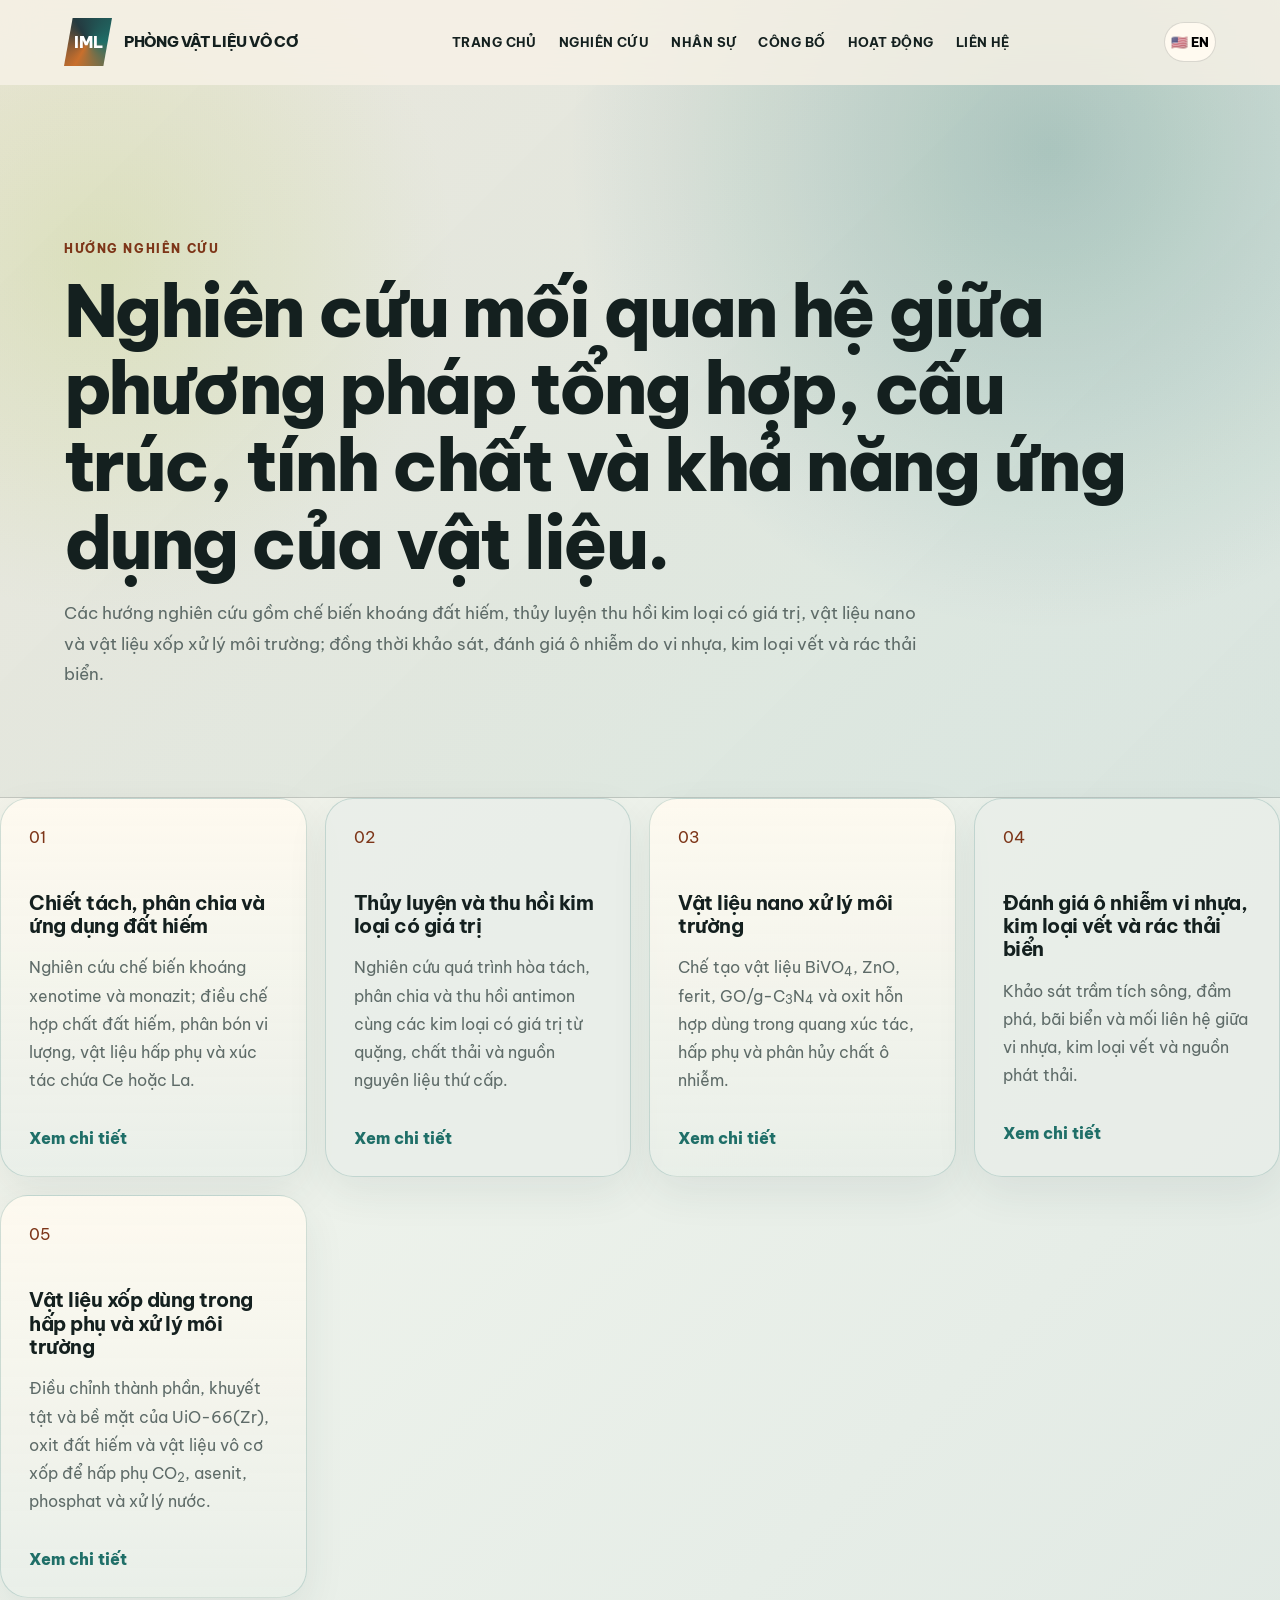
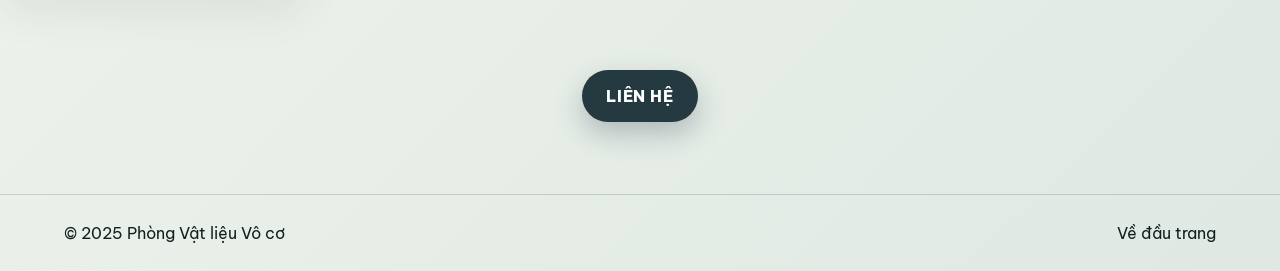
<file: pages/research.html>
<!DOCTYPE html>
<html lang="vi">
<head>
  <meta charset="UTF-8" />
  <meta name="viewport" content="width=device-width, initial-scale=1.0" />
  <title>Research | Inorganic Materials Lab</title>
  <meta name="description" content="Bilingual website for an inorganic materials laboratory." />
  <link rel="preconnect" href="https://fonts.googleapis.com" />
  <link rel="preconnect" href="https://fonts.gstatic.com" crossorigin />
  <link href="https://fonts.googleapis.com/css2?family=Be+Vietnam+Pro:wght@400;500;600;700;800&display=swap" rel="stylesheet" />
  <link rel="stylesheet" href="../styles.css" />
</head>
<body data-page="research">
  <header class="site-header" data-header>
    <a class="brand" href="../index.html" aria-label="Inorganic Materials Lab home">
      <span class="brand-mark" data-i18n="common.labShort">IML</span>
      <span class="brand-text" data-i18n="common.labName">Inorganic Materials Lab</span>
    </a>
    <button class="nav-toggle" type="button" aria-label="Open navigation" data-nav-toggle><span></span><span></span><span></span></button>
    <nav class="main-nav" data-nav>
      <a data-i18n="nav.home" href="../index.html">Home</a>
      <a data-i18n="nav.research" href="research.html">Research</a>
      <a data-i18n="nav.people" href="people.html">People</a>
      <a data-i18n="nav.publications" href="publications.html">Publications</a>
      <a data-i18n="nav.activities" href="activities.html">Activities</a>
      <a data-i18n="nav.contact" href="contact.html">Contact</a>
    </nav>
    <button class="lang-switch" type="button" data-lang-toggle>🇺🇸 EN</button>
  </header>
  <main id="top">
    <section class="page-hero">
      <p class="eyebrow" data-i18n="research.title"></p>
      <h1 data-i18n="research.lead"></h1>
      <p data-i18n="research.intro"></p>
    </section>
    <section class="page-content" data-render="researchItems"></section>
    <section class="final-cta reveal"><a class="btn primary" data-i18n="common.contactUs" href="contact.html">Contact us</a></section>
  </main>
  <footer class="site-footer">
    <span>© 2025 <span data-i18n="common.labName">Inorganic Materials Lab</span></span>
    <a href="#top" data-i18n="common.backToTop">Back to top</a>
  </footer>
  <script src="../content.js"></script>
  <script src="../script.js"></script>
</body>
</html>
</file>
<file: styles.css>
:root{--ink:#14201f;--muted:#5e6b68;--paper:#f4efe4;--panel:#fffaf0;--oxide:#c96f2c;--oxide-dark:#7d3518;--mineral:#1f6f68;--steel:#243a40;--lime:#c5d86d;--line:rgba(20,32,31,.16);--shadow:0 24px 70px rgba(36,58,64,.18)}*{box-sizing:border-box}html{scroll-behavior:smooth}body{margin:0;font-family:"Be Vietnam Pro",Arial,sans-serif;color:var(--ink);background:radial-gradient(circle at 12% 18%,rgba(197,216,109,.32),transparent 24rem),radial-gradient(circle at 88% 4%,rgba(201,111,44,.2),transparent 30rem),linear-gradient(135deg,#f8f3e8 0%,var(--paper) 46%,#e8eee8 100%)}a{color:inherit;text-decoration:none}.site-header{position:sticky;top:0;z-index:20;display:flex;align-items:center;justify-content:space-between;gap:16px;padding:18px clamp(18px,5vw,72px);background:rgba(244,239,228,.84);backdrop-filter:blur(18px);border-bottom:1px solid transparent;transition:.25s}.site-header.is-scrolled{border-color:var(--line);padding-block:12px}.brand{display:flex;gap:12px;align-items:center;font-family:"Be Vietnam Pro",Arial,sans-serif;font-weight:800}.brand-mark{display:grid;place-items:center;width:48px;height:48px;color:#fff;background:conic-gradient(from 90deg,var(--mineral),var(--oxide),var(--steel),var(--mineral));clip-path:polygon(18% 0,100% 0,82% 100%,0 100%)}.brand-text{max-width:210px;line-height:1.08;text-transform:uppercase;letter-spacing:-.025em;font-size:.92rem}.main-nav{display:flex;gap:22px;font-family:"Be Vietnam Pro",Arial,sans-serif;font-size:.8rem;font-weight:700;text-transform:uppercase;letter-spacing:.035em}.main-nav a{position:relative}.main-nav a:after{content:"";position:absolute;left:0;bottom:-8px;width:0;height:2px;background:var(--oxide);transition:.25s}.main-nav a:hover:after{width:100%}.nav-toggle{display:none;border:0;background:transparent}.nav-toggle span{display:block;width:26px;height:2px;margin:5px;background:var(--ink)}.lang-switch{min-width:48px;min-height:40px;border:1px solid var(--line);border-radius:999px;background:var(--panel);font-family:"Be Vietnam Pro",Arial,sans-serif;font-weight:800;cursor:pointer}.section-grid{display:grid;grid-template-columns:minmax(160px,.55fr) minmax(0,1.45fr);gap:clamp(28px,6vw,84px);padding:clamp(72px,10vw,132px) clamp(18px,5vw,72px)}.hero{min-height:86vh;align-items:center;padding-top:clamp(54px,7vw,92px)}.eyebrow,.section-label{font-family:"Be Vietnam Pro",Arial,sans-serif;font-size:.76rem;font-weight:800;letter-spacing:.13em;text-transform:uppercase;color:var(--oxide-dark)}h1,h2,h3{margin:0;font-family:"Be Vietnam Pro",Arial,sans-serif;letter-spacing:-.035em;line-height:1.08}h1{max-width:1040px;font-size:clamp(2.55rem,6.4vw,6.4rem);font-weight:800}h2{font-size:clamp(2rem,4.2vw,4.2rem);font-weight:800}h3{font-size:clamp(1.15rem,1.55vw,1.55rem);font-weight:700;letter-spacing:-.025em;line-height:1.18}p{color:var(--muted);line-height:1.76;font-size:1rem}.lead{max-width:760px;font-size:clamp(1.05rem,1.45vw,1.28rem);line-height:1.72}.hero-actions{display:flex;flex-wrap:wrap;gap:14px;margin-top:34px}.btn{display:inline-flex;align-items:center;justify-content:center;min-height:52px;padding:0 24px;border-radius:999px;font-family:"Be Vietnam Pro",Arial,sans-serif;font-weight:800;text-transform:uppercase;letter-spacing:.04em}.btn.primary{color:#fff;background:var(--steel);box-shadow:0 12px 28px rgba(36,58,64,.28)}.btn.ghost{border:1px solid var(--line);background:rgba(255,250,240,.54)}.hero-panel{position:relative;min-height:560px;border:1px solid var(--line);border-radius:34px;background:linear-gradient(145deg,rgba(255,250,240,.85),rgba(31,111,104,.14));box-shadow:var(--shadow);overflow:hidden}.hero-art{position:absolute;inset:24px;width:calc(100% - 48px);height:calc(100% - 48px);object-fit:cover;border-radius:26px}.metric-card{position:absolute;right:28px;bottom:28px;width:180px;padding:24px;border-radius:24px;background:var(--panel);box-shadow:var(--shadow)}.metric-card strong{display:block;font-family:"Be Vietnam Pro",Arial,sans-serif;font-size:3.4rem;line-height:1}.strip{display:flex;gap:16px;overflow:hidden;padding:18px clamp(18px,5vw,72px);border-block:1px solid var(--line);background:var(--steel);color:#fff;font-family:"Be Vietnam Pro",Arial,sans-serif;text-transform:uppercase;white-space:nowrap}.strip span{padding-right:28px;border-right:1px solid rgba(255,255,255,.22)}.research,.team,.page-content{padding:clamp(72px,10vw,132px) clamp(18px,5vw,72px)}.section-heading{max-width:780px;margin-bottom:42px}.card-grid,.people-grid,.page-grid{display:grid;grid-template-columns:repeat(4,1fr);gap:18px}.research-card,.person,.publication-list article,.activity-card{min-height:240px;padding:28px;border:1px solid var(--line);border-radius:28px;background:rgba(255,250,240,.72);box-shadow:0 16px 40px rgba(36,58,64,.08)}.research-card:nth-child(even){transform:translateY(28px);background:rgba(232,238,232,.78)}.card-index{display:block;margin-bottom:44px;font-family:"Be Vietnam Pro",Arial,sans-serif;color:var(--oxide-dark)}.capabilities{background:rgba(20,32,31,.05)}.capability-list{border-top:1px solid var(--line)}.capability-item{display:grid;grid-template-columns:220px 1fr;gap:24px;padding:26px 0;border-bottom:1px solid var(--line)}.capability-item strong{font-family:"Be Vietnam Pro",Arial,sans-serif;font-size:1.2rem}.avatar{display:grid;place-items:center;width:88px;height:88px;margin-bottom:38px;border-radius:50%;background:var(--mineral);color:#fff;font-family:"Be Vietnam Pro",Arial,sans-serif;font-weight:800}.publication-list{display:grid;gap:14px}.publication-list article{min-height:0;display:grid;grid-template-columns:90px 1fr 220px;gap:24px;align-items:center}.publication-list span{font-family:"Be Vietnam Pro",Arial,sans-serif;color:var(--oxide-dark)}.contact,.contact-page{display:grid;grid-template-columns:1.3fr .7fr;gap:18px;padding:clamp(72px,10vw,132px) clamp(18px,5vw,72px)}.contact-card,.contact-details{padding:clamp(32px,5vw,64px);border-radius:34px;background:var(--steel);color:#fff}.contact-card p,.contact-details p{color:rgba(255,255,255,.72)}.contact-card .eyebrow{color:var(--lime)}.contact-card .btn.primary{color:var(--steel);background:var(--lime)}.contact-details img{width:100%;border-radius:24px}.page-hero{padding:clamp(78px,11vw,150px) clamp(18px,5vw,72px) clamp(44px,7vw,90px);border-bottom:1px solid var(--line)}.page-hero h1{max-width:1080px;font-size:clamp(2.35rem,5.6vw,5.6rem)}.page-hero p:not(.eyebrow){max-width:860px;font-size:1.08rem;line-height:1.76}.activity-grid{grid-template-columns:repeat(3,1fr)}.activity-card{overflow:hidden;padding:0}.activity-card img{width:100%;aspect-ratio:4/3;object-fit:cover;display:block}.activity-card span,.activity-card h3,.activity-card p{margin-inline:24px}.activity-card span{display:inline-block;margin-top:22px;font-family:"Be Vietnam Pro",Arial,sans-serif;font-size:.78rem;font-weight:800;letter-spacing:.14em;text-transform:uppercase;color:var(--oxide-dark)}.source-note{font-size:.95rem;color:var(--oxide-dark)}.site-footer{display:flex;justify-content:space-between;padding:28px clamp(18px,5vw,72px);border-top:1px solid var(--line);font-family:"Be Vietnam Pro",Arial,sans-serif}.reveal{opacity:0;transform:translateY(26px);transition:opacity .7s ease,transform .7s ease}.reveal.is-visible{opacity:1;transform:translateY(0)}.delay-1{transition-delay:.12s}.delay-2{transition-delay:.22s}.delay-3{transition-delay:.32s}@media(max-width:920px){.nav-toggle{display:block;order:3}.lang-switch{order:2}.main-nav{position:absolute;top:100%;left:18px;right:18px;display:none;flex-direction:column;padding:22px;border:1px solid var(--line);border-radius:22px;background:var(--panel);box-shadow:var(--shadow)}.main-nav.is-open{display:flex}.section-grid,.hero,.contact,.contact-page{grid-template-columns:1fr}.hero-panel{min-height:430px}.card-grid,.people-grid,.page-grid,.activity-grid{grid-template-columns:1fr}.research-card:nth-child(even){transform:none}.capability-item,.publication-list article{grid-template-columns:1fr}}@media(max-width:560px){.brand-text{display:none}h1{font-size:clamp(2.25rem,12.5vw,3.65rem)}.hero-actions,.site-footer{flex-direction:column;align-items:flex-start}.metric-card{width:150px}}

/* Technology/materials visual refinement */
body{background:radial-gradient(circle at 8% 14%,rgba(197,216,109,.28),transparent 22rem),radial-gradient(circle at 82% 8%,rgba(31,111,104,.28),transparent 30rem),linear-gradient(135deg,#f8f3e8 0%,#edf2eb 48%,#dfe8e3 100%)}
.hero{min-height:82vh}.hero-copy{position:relative}.hero-copy:before{content:"";position:absolute;left:-28px;top:-22px;width:78px;height:78px;border-left:4px solid var(--oxide);border-top:4px solid var(--oxide);opacity:.8}.hero-panel{background:linear-gradient(145deg,rgba(20,32,31,.96),rgba(31,111,104,.72));border-color:rgba(255,255,255,.16)}
.hero-panel:after{content:"";position:absolute;inset:0;background:linear-gradient(110deg,transparent 0 35%,rgba(255,255,255,.12) 47%,transparent 58%);transform:translateX(-100%);animation:scan 7s ease-in-out infinite}.hero-art{mix-blend-mode:screen;opacity:.88}.metric-card{border:1px solid rgba(255,255,255,.28)}
.research-card,.person,.publication-list article,.activity-card{background:linear-gradient(180deg,rgba(255,250,240,.9),rgba(232,238,232,.82));border-color:rgba(31,111,104,.2)}.card-link,.back-link,.publication-list a{color:var(--mineral);text-decoration:none;font-weight:800}.card-link{display:inline-block;margin-top:18px}.back-link{display:inline-block;margin-bottom:22px}.research-detail{max-width:1120px;margin:0 auto}.research-detail h2{font-size:clamp(2rem,4vw,4rem);margin:0 0 18px}.detail-columns{display:grid;grid-template-columns:1fr 1fr;gap:24px;margin-top:34px}.detail-columns section{padding:28px;border:1px solid var(--line);border-radius:28px;background:rgba(255,250,240,.74)}.detail-columns li{margin:0 0 12px}@media(max-width:760px){.detail-columns{grid-template-columns:1fr}}.publication-list a{color:var(--mineral);text-decoration:none;font-weight:800}.publication-list a:hover{text-decoration:underline}.publication-section-title{grid-column:1/-1;margin:18px 0 6px;padding-top:10px;border-top:1px solid var(--line);font-size:.82rem;letter-spacing:.18em;text-transform:uppercase;color:var(--oxide-dark);font-weight:800}.patent-item{border-left:4px solid rgba(201,111,44,.55)}.research-card:hover,.person:hover,.activity-card:hover{transform:translateY(-6px);box-shadow:0 24px 55px rgba(31,111,104,.18);transition:.25s}.research-card:nth-child(even):hover{transform:translateY(18px)}
.avatar-photo{display:block;width:112px;height:112px;margin-bottom:28px;border-radius:28px;object-fit:cover;border:3px solid rgba(31,111,104,.26);box-shadow:0 18px 38px rgba(31,111,104,.18)}.person-role{font-weight:700;color:var(--oxide-dark)}.person-email{display:inline-block;margin:4px 0 14px;color:var(--mineral);font-weight:700}.profile-links{display:flex;flex-wrap:wrap;gap:8px}.profile-links a{padding:8px 11px;border:1px solid rgba(31,111,104,.24);border-radius:999px;background:rgba(31,111,104,.08);font-size:.82rem;font-weight:700;color:var(--steel)}
.strip{background:linear-gradient(90deg,var(--steel),var(--mineral));}.page-hero{background:linear-gradient(135deg,rgba(20,32,31,.06),rgba(31,111,104,.08))}.final-cta{display:flex;justify-content:center;padding:clamp(32px,6vw,72px) 6vw}.contact-card,.contact-details{background:linear-gradient(145deg,var(--steel),#173e42)}
@keyframes scan{0%,38%{transform:translateX(-100%)}62%,100%{transform:translateX(100%)}}
@media(max-width:920px){.research-card:nth-child(even):hover{transform:translateY(-6px)}}


/* Centered homepage hero */
body[data-page="home"] .hero{grid-template-columns:1fr;justify-items:center;text-align:center;gap:38px;padding-top:clamp(58px,7vw,96px)}
body[data-page="home"] .hero-copy{max-width:1120px;margin-inline:auto}
body[data-page="home"] .hero-copy:before{left:50%;transform:translateX(-50%);top:-72px;width:92px;border-left:0;border-right:4px solid var(--oxide);opacity:.45}
body[data-page="home"] .hero-copy .eyebrow{position:relative;z-index:1;padding-top:10px}
body[data-page="home"] .hero-copy .eyebrow,body[data-page="home"] .lead{margin-left:auto;margin-right:auto}
body[data-page="home"] h1{margin-inline:auto;max-width:1120px;text-wrap:balance}
body[data-page="home"] .hero-actions{justify-content:center}
body[data-page="home"] .hero-panel{width:min(1040px,100%);min-height:520px}
body[data-page="home"] .hero-art{object-fit:contain;background:rgba(255,250,240,.04)}
@media(max-width:720px){body[data-page="home"] .hero-panel{min-height:360px}body[data-page="home"] .metric-card{right:18px;bottom:18px;width:132px;padding:18px}body[data-page="home"] .metric-card strong{font-size:2.6rem}}


/* Research-map typography and spacing */
body[data-page="home"] .metric-card{right:22px;bottom:22px;width:136px;padding:16px}
body[data-page="home"] .metric-card strong{font-size:2.45rem}
body[data-page="home"] .metric-card span{display:block;font-size:.78rem;line-height:1.22}
@media(max-width:720px){body[data-page="home"] .metric-card{right:14px;bottom:14px;width:108px;padding:13px}body[data-page="home"] .metric-card strong{font-size:2rem}body[data-page="home"] .metric-card span{font-size:.76rem}}


/* Scientific notation */
sub,sup{font-size:.72em;line-height:0;position:relative;vertical-align:baseline}sub{bottom:-.24em}sup{top:-.48em}

/* People section grouping */
.people-sections{display:grid;gap:54px}.people-section{display:grid;gap:18px}.people-section-heading{display:flex;align-items:center;gap:18px;font-family:"Be Vietnam Pro",Arial,sans-serif;font-weight:800;text-transform:uppercase;letter-spacing:.08em;color:var(--steel)}.people-section-heading:after{content:"";height:1px;flex:1;background:linear-gradient(90deg,rgba(31,111,104,.35),transparent)}.people-section-heading span{display:inline-flex;padding:10px 14px;border-radius:999px;background:rgba(31,111,104,.1);border:1px solid rgba(31,111,104,.18)}.people-section .people-grid{grid-template-columns:repeat(auto-fit,minmax(240px,1fr))}.people-section:first-child .people-grid{grid-template-columns:minmax(260px,420px)}

.map-link{display:inline-flex;align-items:center;justify-content:center;margin:0 0 18px;padding:10px 14px;border-radius:999px;background:var(--lime);color:var(--steel);font-weight:800}.map-link:hover{filter:brightness(.96)}

/* Research illustration: native responsive art, no scan overlay. */
body[data-page="home"] .hero-panel{min-height:0;background:#102b32;padding:0}
body[data-page="home"] .hero-panel:after{content:none}
.research-art{display:block;width:100%}
body[data-page="home"] .hero-art{display:block;position:static;width:100%;height:auto;inset:auto;border-radius:0;mix-blend-mode:normal;opacity:1;background:none}
@media(max-width:600px){body[data-page="home"] .hero-art{aspect-ratio:640/1160}}
.person h3{line-height:1.45;text-wrap:balance}
.person-focus{line-height:1.75;color:var(--muted)}
.person-employment{display:inline-block;justify-self:start;margin:0 0 12px;padding:5px 10px;border-radius:999px;background:rgba(31,111,104,.09);color:var(--mineral);font-size:.8rem;font-weight:600}
@media(prefers-reduced-motion:reduce){html{scroll-behavior:auto}*,*:before,*:after{animation:none!important;transition:none!important}.reveal{opacity:1;transform:none}}

/* Keep short biographies readable without truncating academic content. */
.person-focus,.person-affiliation{font-size:.94rem;line-height:1.65;color:var(--muted)}
.employment-badge{display:inline-block;width:fit-content;padding:4px 10px;margin:0 0 12px;border:1px solid var(--line);border-radius:999px;font-size:.76rem;font-weight:600;color:var(--mineral)}
.person .avatar{background:linear-gradient(135deg,#e4f1eb,#e2ebf3);color:#24574f}

/* Dated activity archive; native disclosure keeps long reports compact. */
.activity-years{max-width:1000px;margin-inline:auto}.activity-year>h2{font-size:clamp(2rem,5vw,3rem);color:var(--mineral);border-bottom:1px solid var(--line);padding-bottom:16px}.activity-story{padding:clamp(20px,4vw,40px);margin:24px 0 48px;border:1px solid var(--line);border-radius:24px;background:var(--panel)}.activity-meta{display:flex;flex-wrap:wrap;gap:12px 24px;color:var(--mineral);font-size:.9rem}.activity-story h3{font-size:clamp(1.3rem,3vw,1.9rem);line-height:1.4;text-wrap:balance}.activity-summary{font-weight:500}.activity-story p{line-height:1.85}.activity-story summary{cursor:pointer;color:var(--mineral);font-weight:600;padding:12px 0}.activity-story summary:focus-visible{outline:2px solid var(--mineral);outline-offset:4px}.activity-body{max-width:75ch}.activity-story .source-note a{text-decoration:underline}

/* Activity Gallery */
.activity-gallery {
  display: grid;
  grid-template-columns: repeat(auto-fit, minmax(min(200px, 100%), 1fr));
  gap: 16px;
  margin: 24px 0;
}
.activity-gallery img {
  width: 100%;
  height: auto;
  display: block;
  border-radius: 8px;
  border: 1px solid var(--line);
}

.activity-gallery { align-items: start; }
.activity-gallery a:focus-visible { outline: 3px solid var(--mineral); outline-offset: 4px; border-radius: 8px; }
</file>
